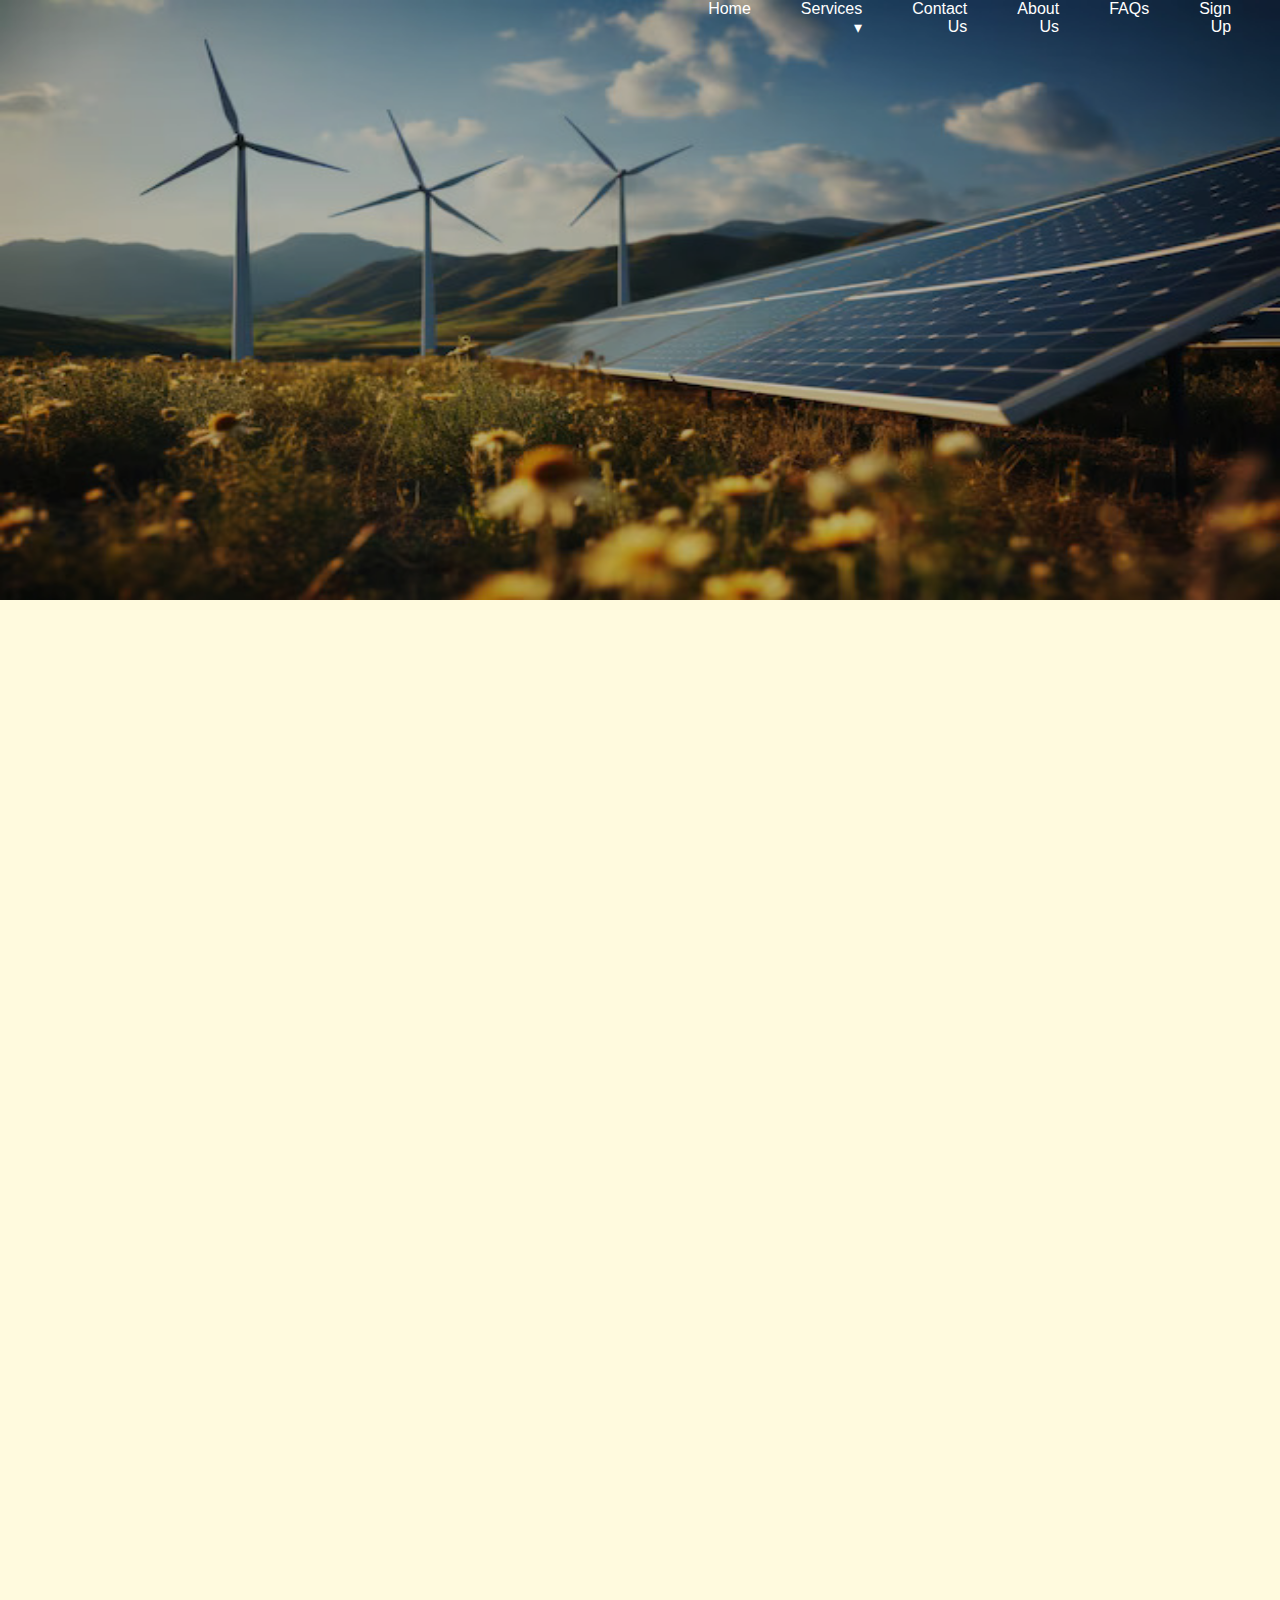
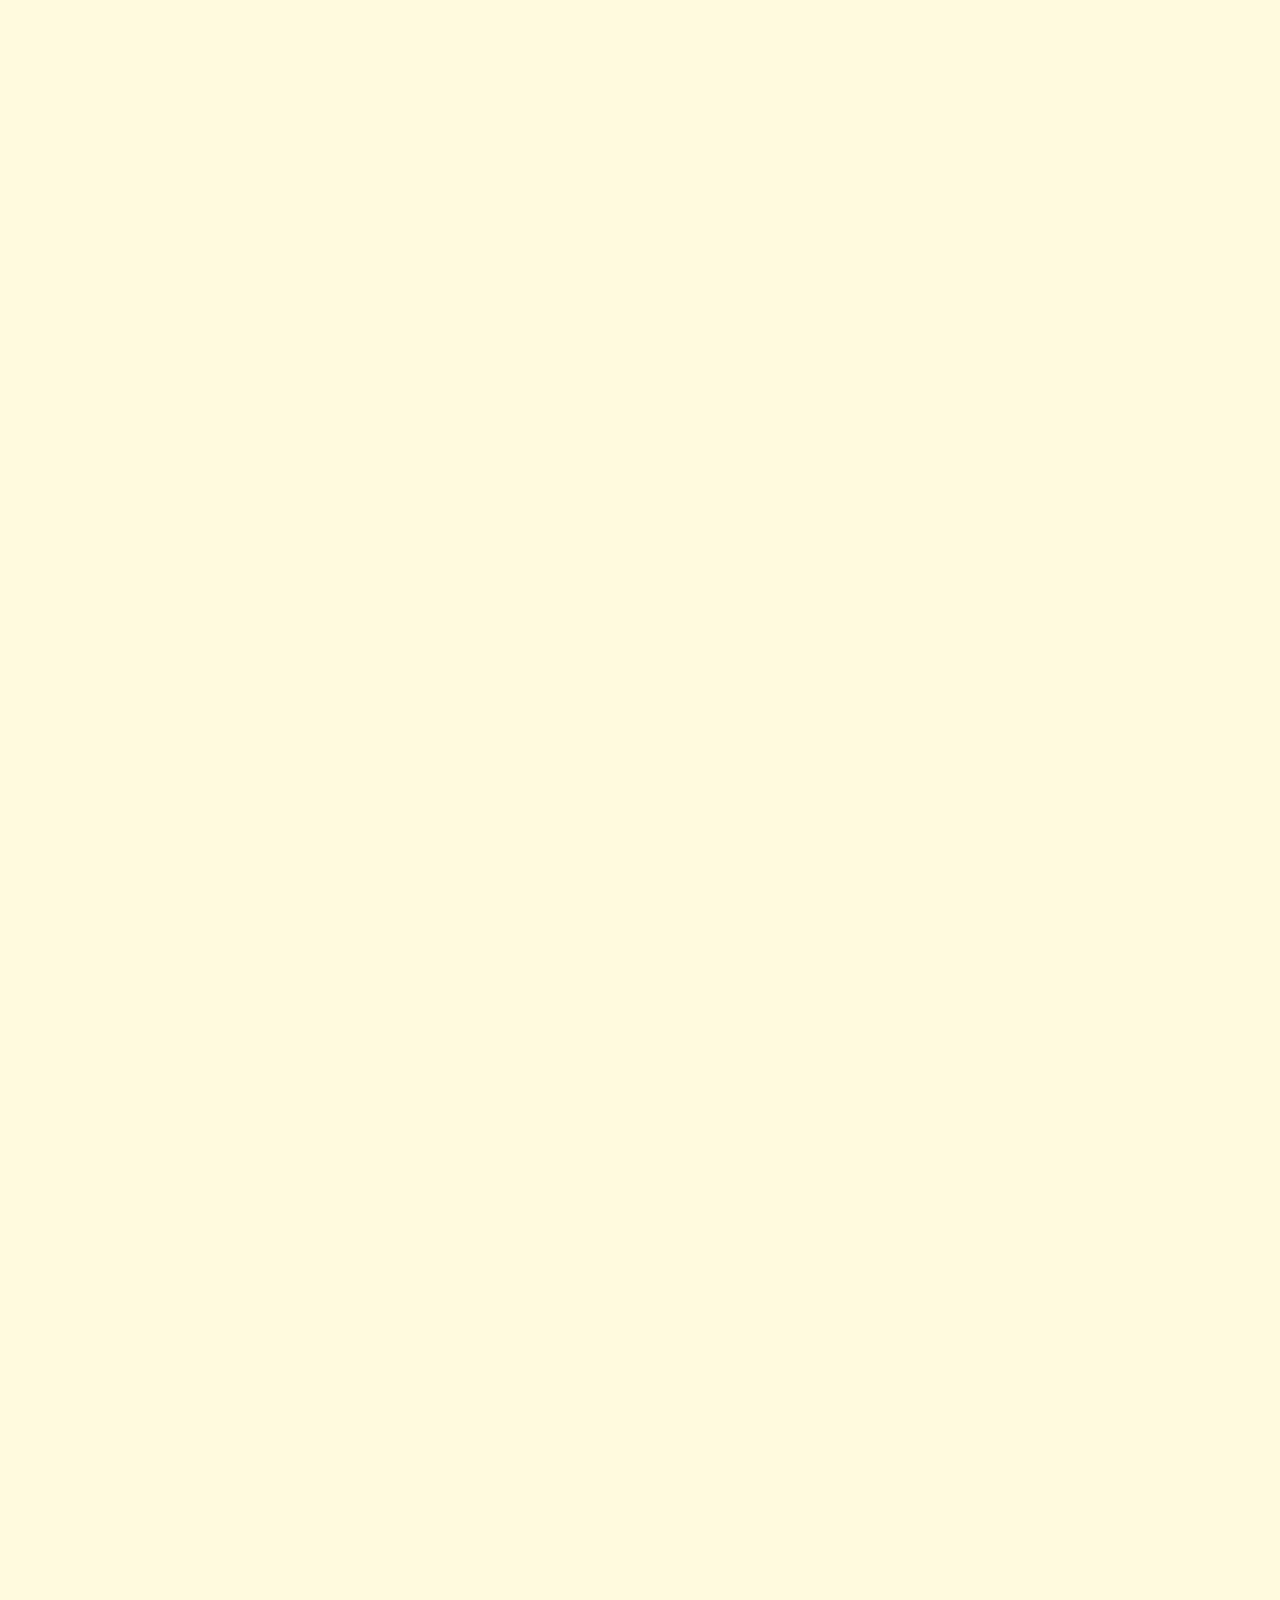
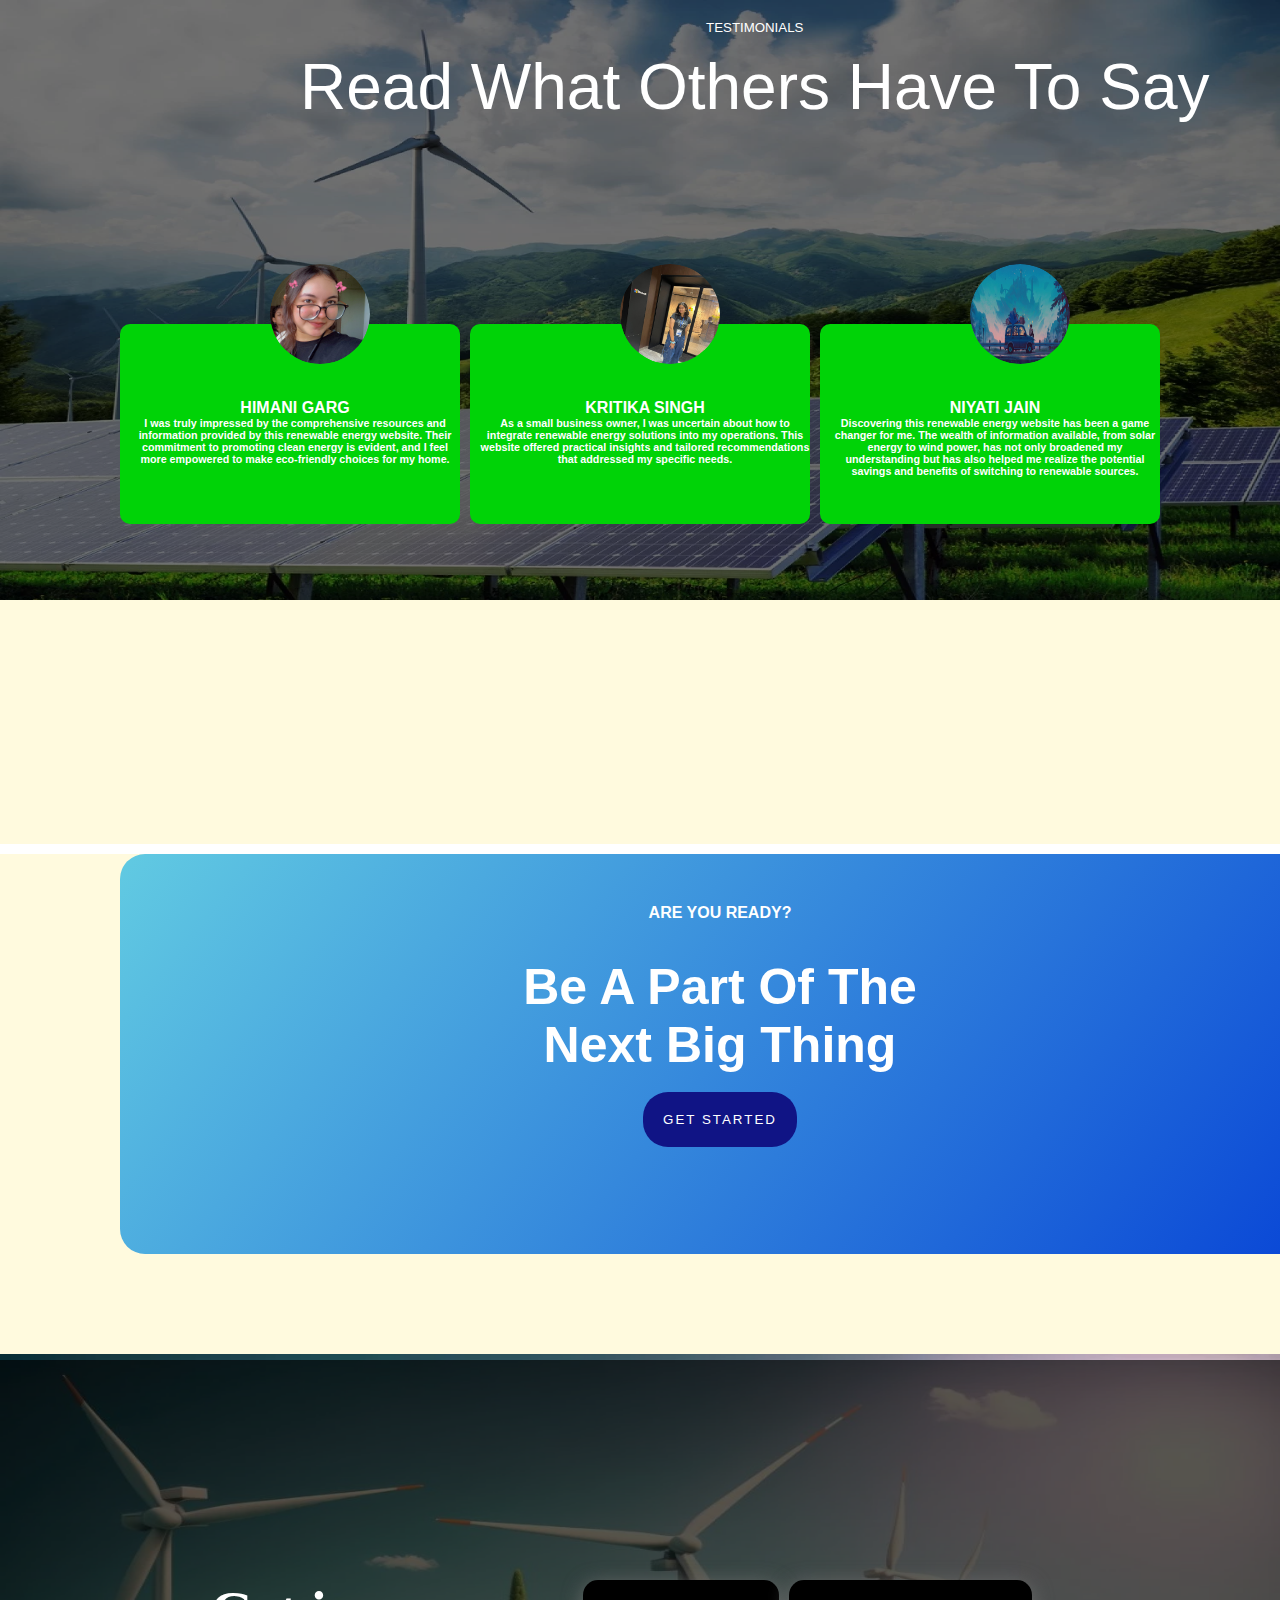
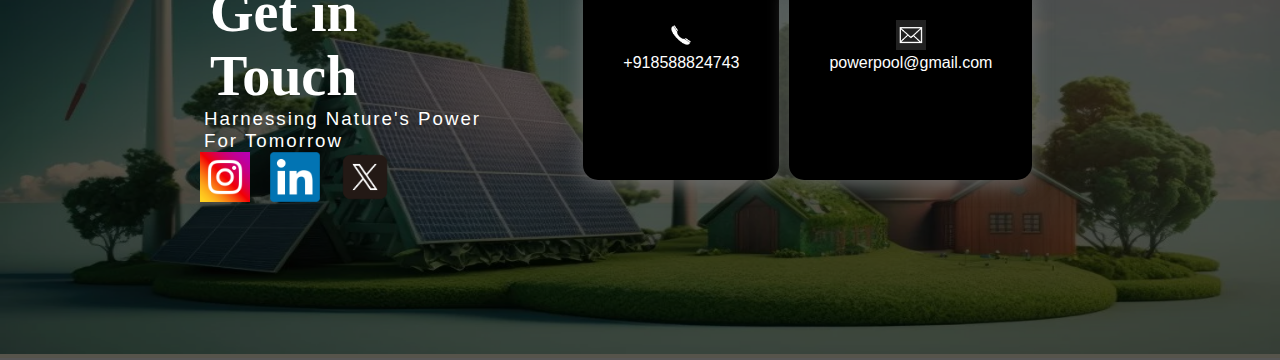
<file: HTML-CSS-WEBSITE/index.htm>
<!DOCTYPE html>
<html lang="en">
<head>
    <meta charset="UTF-8">
    <meta name="viewport" content="width=device-width, initial-scale=1.0">
    <title>Document</title>
    <link rel = "stylesheet" href="design.css">
</head>
<body>
    <div class="navbar__container">
        <img src="bg3final.jpg" id="bgimg">
        <div class="black">
        </div>
        <div id="logo">
            <img src="download.png" height="100px" id="logo_image">
            <h1 id="logo_name">PowerPool</h1>
        </div>
        <div id="tagline">

        </div>
        <ul id="menu_list" , type = none>
            <li class="menu_option">
                <a href="index.htm">Home</a>
            </li>
            <li class="menu_option">
                <a href="#">Services &#9662</a>
                <ul class="dropdown" type = "none">
                    <li><a href="SellOrDonate.html">Sell Or Donate</a></li>
                    <li><a href="marketplace.html">Marketplace</a></li>
                    <li><a href="facts.html">Amazing Facts</a></li>
                    <li><a href="plans.html">Plan Finder</a></li>
                    <li><a href="quiz.html">Quiz</a></li>

                </ul>
            </li>
            <li class="menu_option">
                <a href="contacts.htm">Contact Us</a>
            </li>
            <li class="menu_option">
                <a href="about.htm">About Us</a>
            </li>
            <li class="menu_option">
                <a href="faq.htm">FAQs</a>
            </li>
            <li class="menu_option">
                <a href="signup.htm">Sign Up</a>
            </li>
        </ul>
        <div class="template-box">
            <h6 class="subheader">RENEWABLE WAY</h6>
            <hr>
            <h1 class="heading">Renewable and sustainable energy sources for a better quality of life & a greener future.</h1>
            <button class="square" onclick="window.location.href='betterfuture.html'">Find Out More</button>
        </div>
        <div class="template-box-one">
            <h6 class="subheader">IMPROVE AND CONTRIBUTE</h6>
            <hr>
            <br><br>
            <h1 class="heading">Tools and Guides for a Greener Tomorrow</h1>
            <br>
            <br>
            <button class="square" onclick="window.location.href='explore.html'">Explore Now</button>
        </div>
    </div>   
    <div class="container" style="background-color: rgb(255, 250, 222);">
        <div class="sections">
            <img class="img-section" src="solarpanel.jpg">
            <div class="section-text">
                <h6 class="subheader-content">SELL OR DONATE</h6>
                <hr>
                <h1 class="heading-content">Make Use Of The Extra Energy Generated</h1>
                <h5 class="subtext">Sell the excess energy generated to the government or Donate to disaster relief areas to help</h5>
                <button class="square" id="section-button" onclick="window.location.href='SellOrDonate.html'">View Details</button><br><br><br><br>
            </div>
        </div>
        <div class="sections">
            <div class="section-text" style="margin-left: 200px;">
                <h6 class="subheader-content">MARKET PLACE</h6>
                <hr>
                <h1 class="heading-content">Find Perfect Job Opportunities And Investment Plans</h1>
                <h5 class="subtext">Get Customized Job opportunities According To Your Educational Qalifications And Know About Investment Plans</h5>
                <button class="square" id="section-button" onclick="window.location.href='marketplace.html'">View Details</button><br><br><br><br>
            </div>
            <img class="img-section" src="job.jpg">
        </div>
        <div class="sections">
            <img class="img-section" src="schemes.jpg">
            <div class="section-text">
                <h6 class="subheader-content">GOVERNMENT SCHEMES</h6>
                <hr>
                <h1 class="heading-content">Government Plans And Campaigns</h1>
                <h5 class="subtext">Get To Know About Government's Plan Of Action And Upcoming Schemes In your Locality </h5>
                <button class="square" id="section-button" onclick="window.location.href='schemes.html'">View Details</button><br><br><br><br>
            </div>
        </div>
        <div class="sections">
            <div class="section-text" style="margin-left: 200px;">
                <h6 class="subheader-content">QUESTION OF THE DAY</h6>
                <hr>
                <h1 class="heading-content">Braistorming Problems</h1>
                <h5 class="subtext">Boost Up Your Knowledge About Sustainable Developement By Answering Brainstorming Questions And Earn Credit Points To Redeem Exciting Rewards</h5>
                <button class="square" id="section-button" onclick="window.location.href='quiz.html'">View Details</button><br><br><br><br>
            </div>
            <img class="img-section" src="ques of the day.jpg">
        </div>
    </div>   

    <div class="container" style="background-color: rgb(255, 250, 222);">
        <div class="testimonials">
            <img src="bg2final.jpg" id="bgimg2">
            <div class="black2">
            </div>
            <div class="content">
                <div id="subheading-text">
                    <h5 style="text-align: center;color: white;font-weight: 50;margin-top: 20px;">TESTIMONIALS</h5>
                    <h1 style="text-align: center;color: white;font-weight: 100;margin-top: 15px;font-size: 64px;">Read What Others Have To Say</h1>
                </div>
                <div class="grid-container">
                    <div id="review1" class="grid-item">
                        <div class="ellipse-mask">
                            <img src="pfp.jpg" alt="Sample Image">
                        </div>
                        <div class="mask"></div>
                        <div class="review-text">
                            <h4>HIMANI GARG</h4>
                            <h6>I was truly impressed by the comprehensive resources and information provided by this renewable energy website. Their commitment to promoting clean energy is evident, and I feel more empowered to make eco-friendly choices for my home.</h6>
                        </div>
                    </div>
                    <div id="review2" class="grid-item">
                        <div class="ellipse-mask">
                            <img src="pfp2.jpg" alt="Sample Image">
                        </div>
                        <div class="review-text">
                            <h4>KRITIKA SINGH</h4>
                            <h6>As a small business owner, I was uncertain about how to integrate renewable energy solutions into my operations. This website offered practical insights and tailored recommendations that addressed my specific needs. </h6>
                        </div>                       
                    </div>
                    <div id="review3" class="grid-item">
                        <div class="ellipse-mask">
                            <img src="alone.jpg" alt="Sample Image">
                        </div>
                        <div class="review-text">
                            <h4>NIYATI JAIN</h4>
                            <h6>Discovering this renewable energy website has been a game changer for me. The wealth of information available, from solar energy to wind power, has not only broadened my understanding but has also helped me realize the potential savings and benefits of switching to renewable sources.</h6>
                        </div>
                    </div>
                </div>
            </div>
        </div>
    </div>
    <div class="container-new" style="background-color: rgb(255, 250, 222);">
        <div class="get-started">
            <h4>ARE YOU READY?</h4><br><br>
            <h1 style="font-size: 50px;">Be A Part Of The Next Big Thing</h1>
            <br>
            <button id="final" onclick="window.location.href='signup.htm'">GET STARTED</button>
        </div>
    </div>
    <div class="container" style="background-color: rgb(255, 250, 222);">
        <div class="footer">
            <img src="bgimage.png" alt="" class="footer-image">
            <div class="black3">
                <div class="footer-logo" style="padding: 50px; text-align: left;">
                    <h1 id="logo_name">Get in Touch</h1>
                    <h3 style="color: white; letter-spacing: 2px; margin-left: 4px;font-weight: 40;">Harnessing Nature's Power For Tomorrow<br></h3>
                    <div class="socials">
                        <a href="#"><img src="instalogo.jpg" class="logos"></a>
                        <a href="#"><img src="linlogo.png" class="logos"></a>
                        <a href="#"><img src="twilogo.webp" class="logos"></a>
                    </div>
                </div>
                <div class="grid">
                    <div class="col">
                        <img src="phone.jpg" style="height: 30px;width: 30px;"><br>
                        +918588824743
                    </div>
                    <div class="col">
                        <img src="mail.jpg" style="height: 30px;width: 30px;"><br>
                        powerpool@gmail.com
                    </div>
                </div>
            </div>
        </div>
    </div>
    <script src="script.js"></script>
</file>
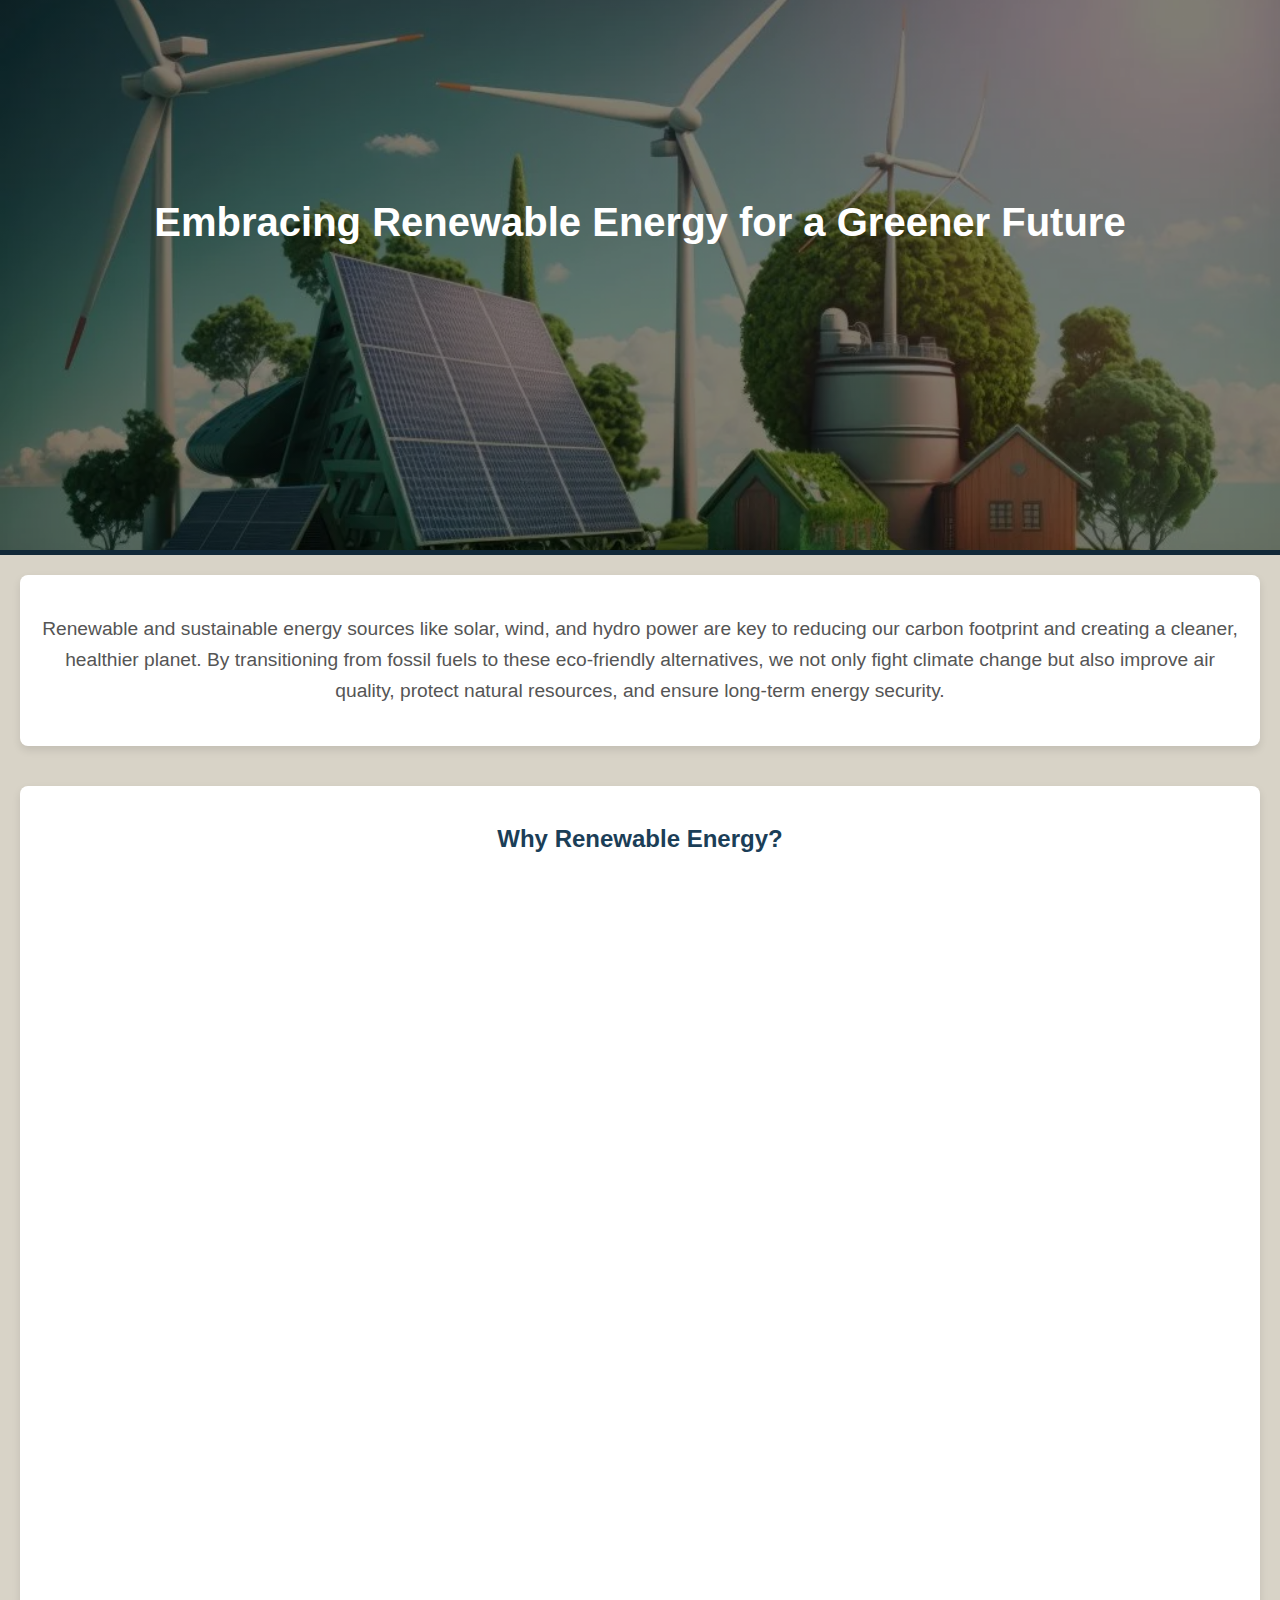
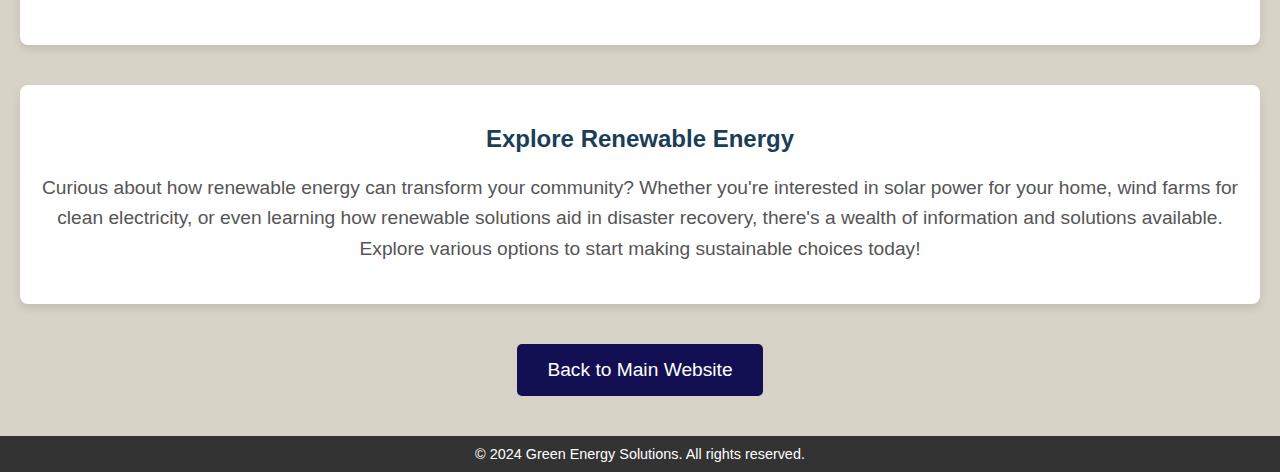
<file: HTML-CSS-WEBSITE/betterfuture.html>
<!DOCTYPE html>
<html lang="en">
<head>
    <meta charset="UTF-8">
    <meta name="viewport" content="width=device-width, initial-scale=1.0">
    <title>Find Out More - Green Future</title>
    <link rel="stylesheet" href="findoutmore.css">
</head>
<body>
    <header>
        <h1>Embracing Renewable Energy for a Greener Future</h1>
    </header>

    <section id="intro">
        <p>
            Renewable and sustainable energy sources like solar, wind, and hydro power are key to reducing our carbon footprint and creating a cleaner, healthier planet. By transitioning from fossil fuels to these eco-friendly alternatives, we not only fight climate change but also improve air quality, protect natural resources, and ensure long-term energy security.
        </p>
    </section>

    <section id="benefits">
        <h2>Why Renewable Energy?</h2>
        <div class="sections">
            <img src="ren2.avif" alt="Solar Panels">
            <p><strong>Environmental Protection:</strong> Renewable energy significantly reduces greenhouse gas emissions, helping to mitigate climate change and protect ecosystems.</p>
        </div>
        <div class="sections">
            <img src="ren3.webp" alt="Wind Turbines">
            <p><strong>Economic Growth:</strong> The renewable energy sector is creating millions of jobs worldwide, fostering innovation and contributing to a sustainable economy.</p>
        </div>
        <div class="sections">
            <img src="ren4.png" alt="Hydro Power">
            <p><strong>Energy Security:</strong> With renewable sources, we reduce our reliance on finite fossil fuels, ensuring a stable and reliable energy supply for future generations.</p>
        </div>
    </section>

    <section id="explore">
        <h2>Explore Renewable Energy</h2>
        <p>
            Curious about how renewable energy can transform your community? Whether you're interested in solar power for your home, wind farms for clean electricity, or even learning how renewable solutions aid in disaster recovery, there's a wealth of information and solutions available. Explore various options to start making sustainable choices today!
        </p>

    </section>


    <!-- Back to Main Website Button -->
    <div class="back-button-container">
        <a href="index.htm" class="back-button">Back to Main Website</a>
    </div>


    <footer>
        <p>&copy; 2024 Green Energy Solutions. All rights reserved.</p>
    </footer>
    <script src="script.js"></script>
</body>
</html>
</file>
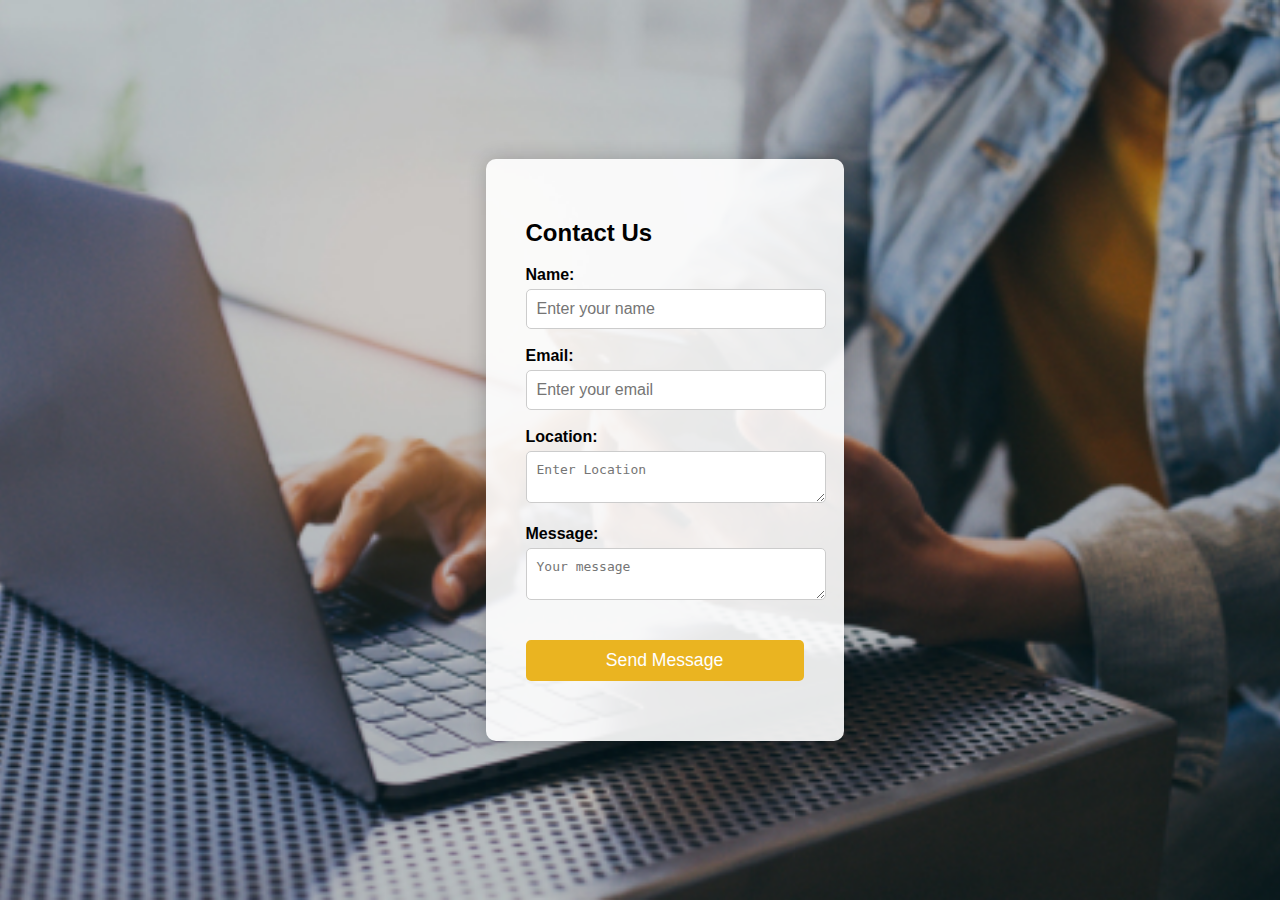
<file: HTML-CSS-WEBSITE/contacts.htm>
<!DOCTYPE html>
<html lang="en">
<head>
    <meta charset="UTF-8">
    <meta name="viewport" content="width=device-width, initial-scale=1.0">
    <title>Document</title>
    <link rel="stylesheet" href="contactus.css">
</head>
<body>
    <!-- <img src="contactus.png"> -->
    <section id="contact">
        <div class="form-container">
            <div class="contact-container">
                <h2>Contact Us</h2>
                <form id="contactForm">
                    <label for="name">Name:</label>
                    <input type="text" id="name" name="name" placeholder="Enter your name"><br><br>
                    <label for="email">Email:</label>
                    <input type="email" id="email" name="email" placeholder="Enter your email"><br><br>
                    <label for="Location">Location:</label>
                    <textarea id="Location" name="Location" placeholder="Enter Location"></textarea><br><br>
                    <label for="message">Message:</label>
                    <textarea id="message" name="message" placeholder="Your message"></textarea><br><br><br>
                    <button type="submit" class="button">Send Message</button>
                </form>
                <p id="formMessage" class="hidden"></p>
            </div>
        </div>
    </section>


    <script src="contact.js"></script>
</body>
</html>
</file>
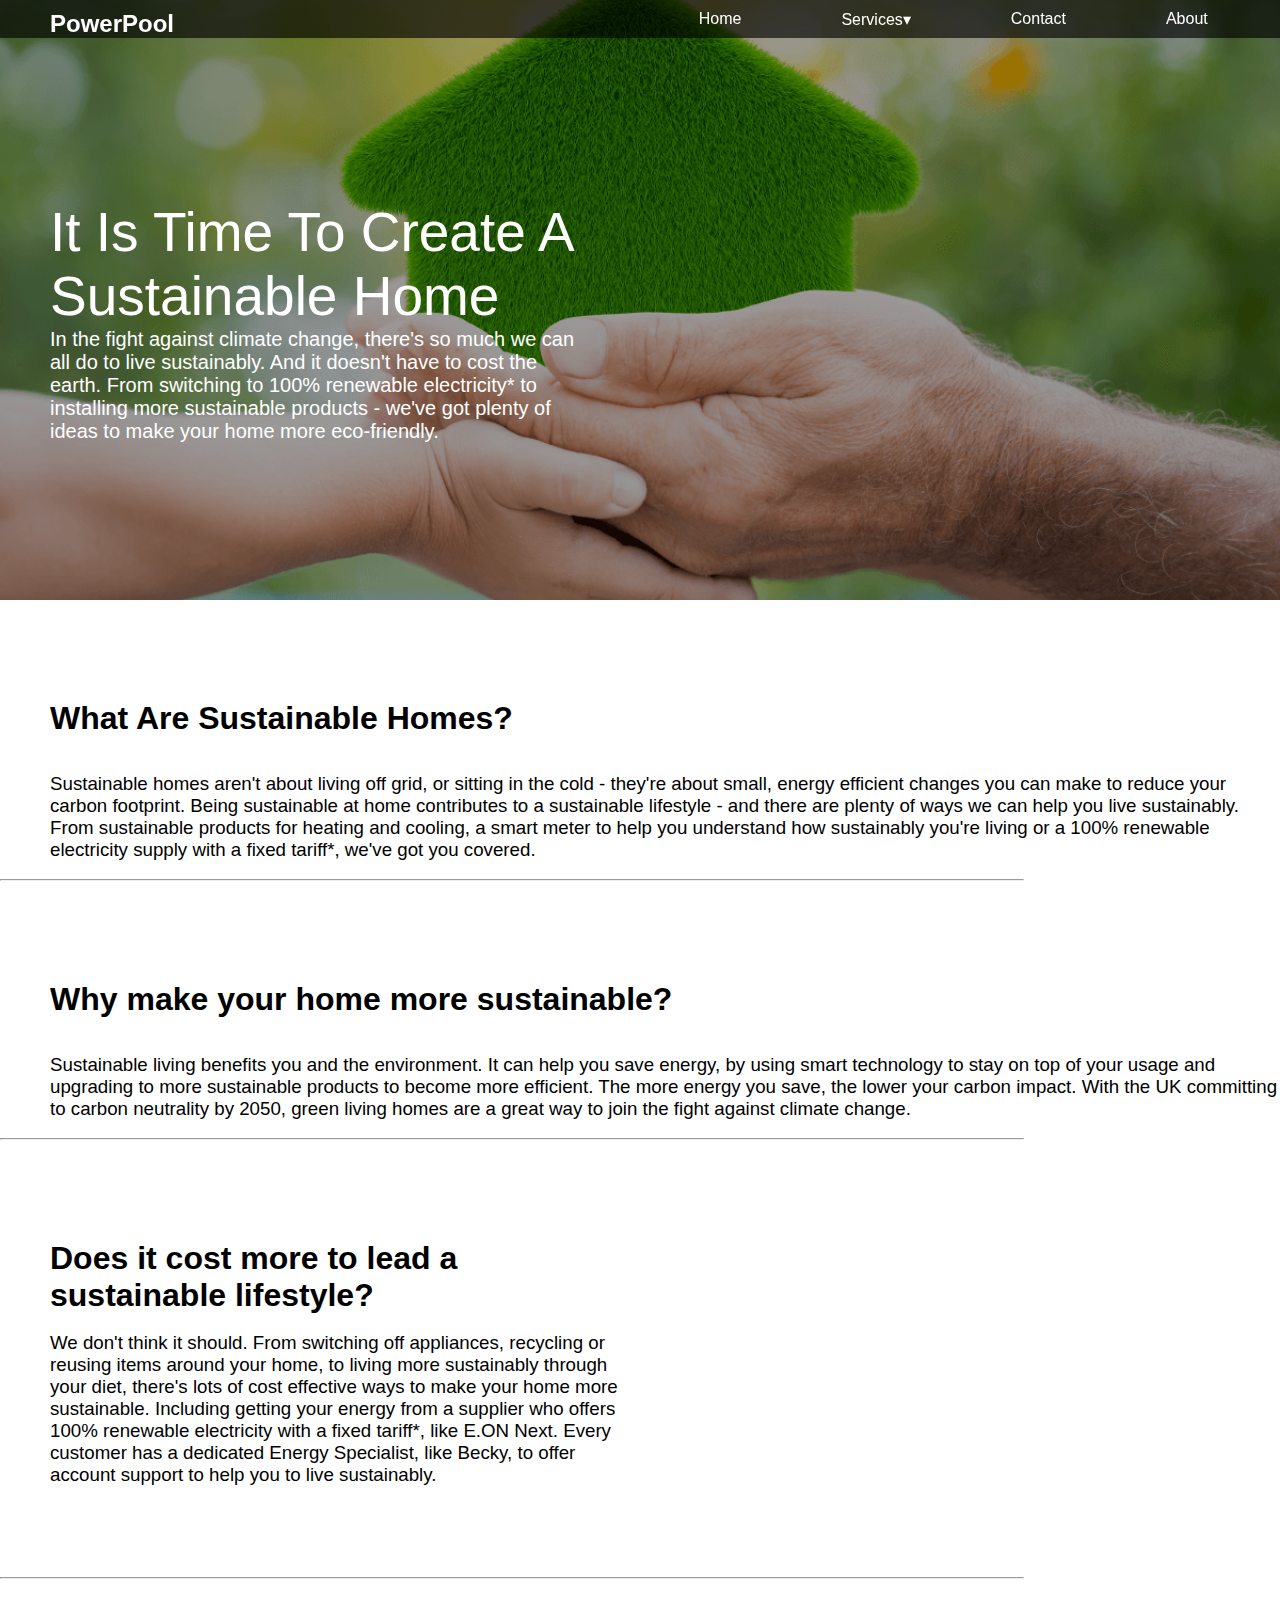
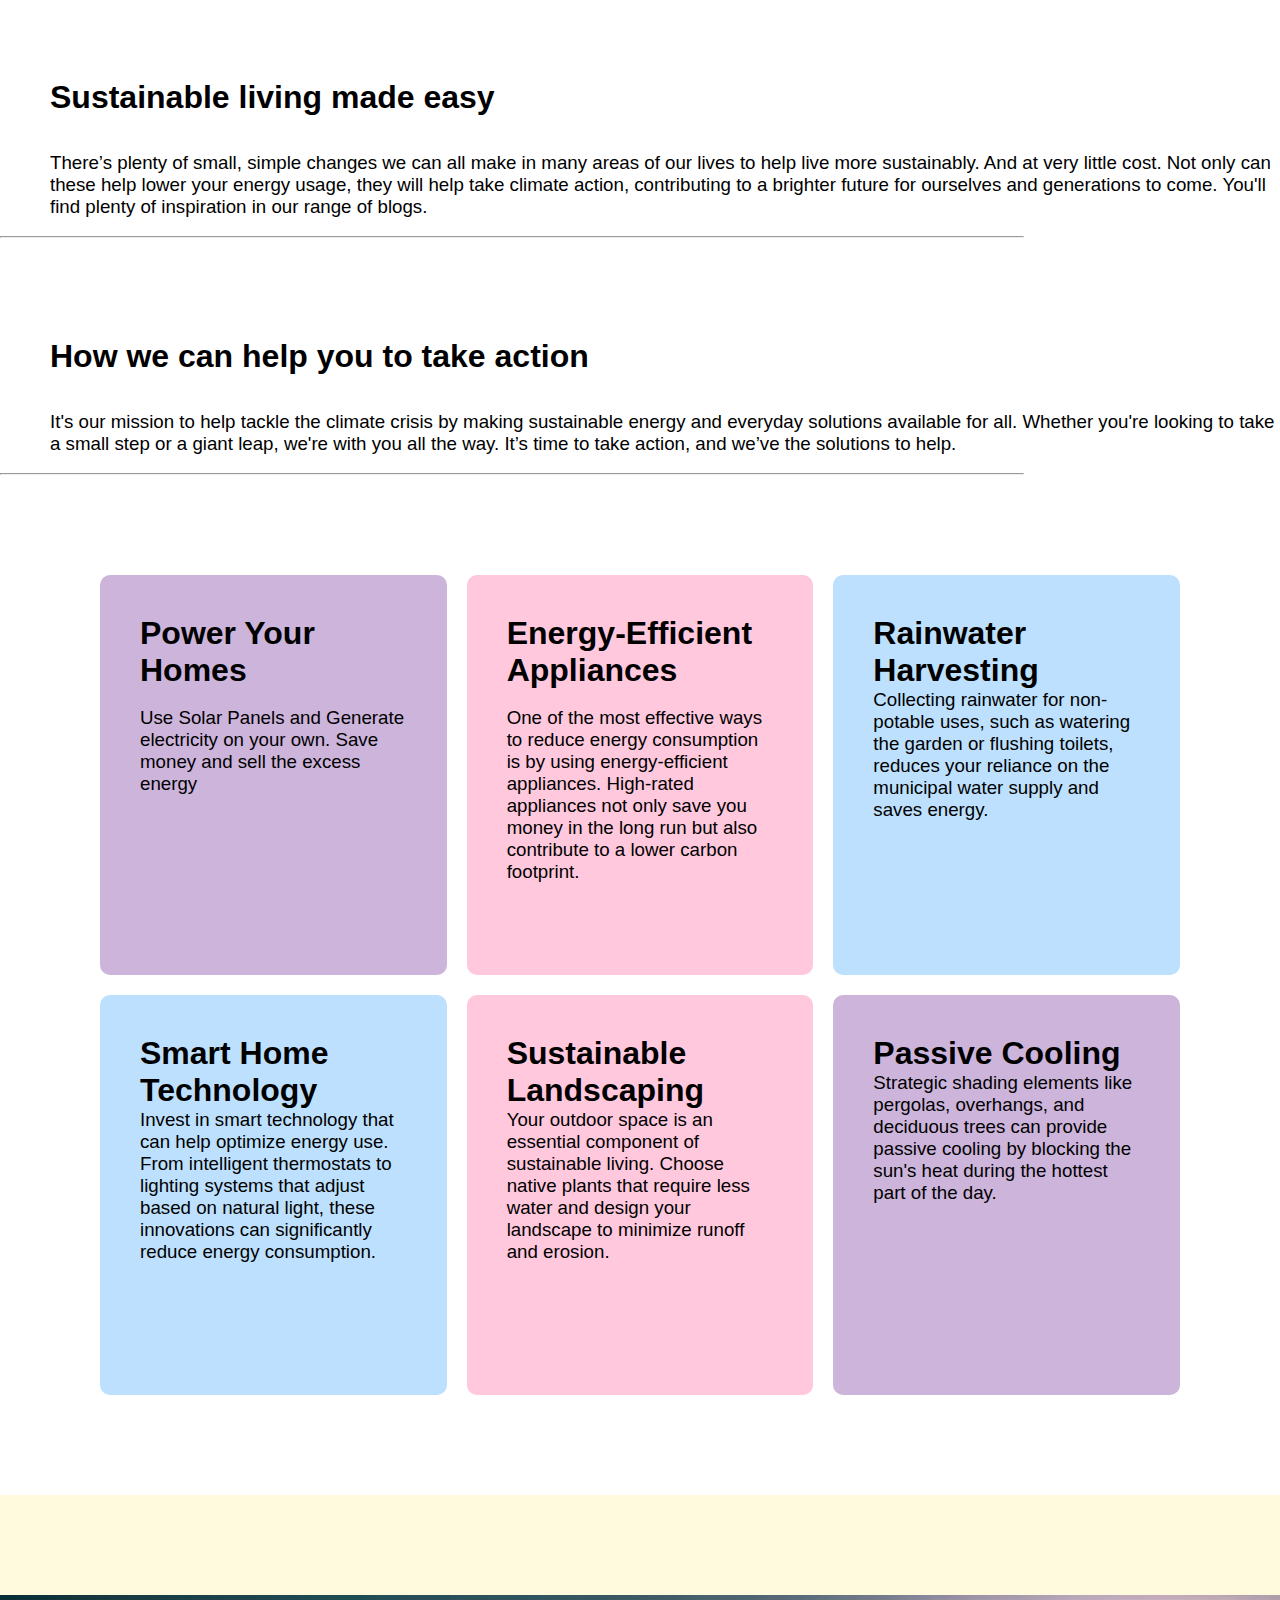
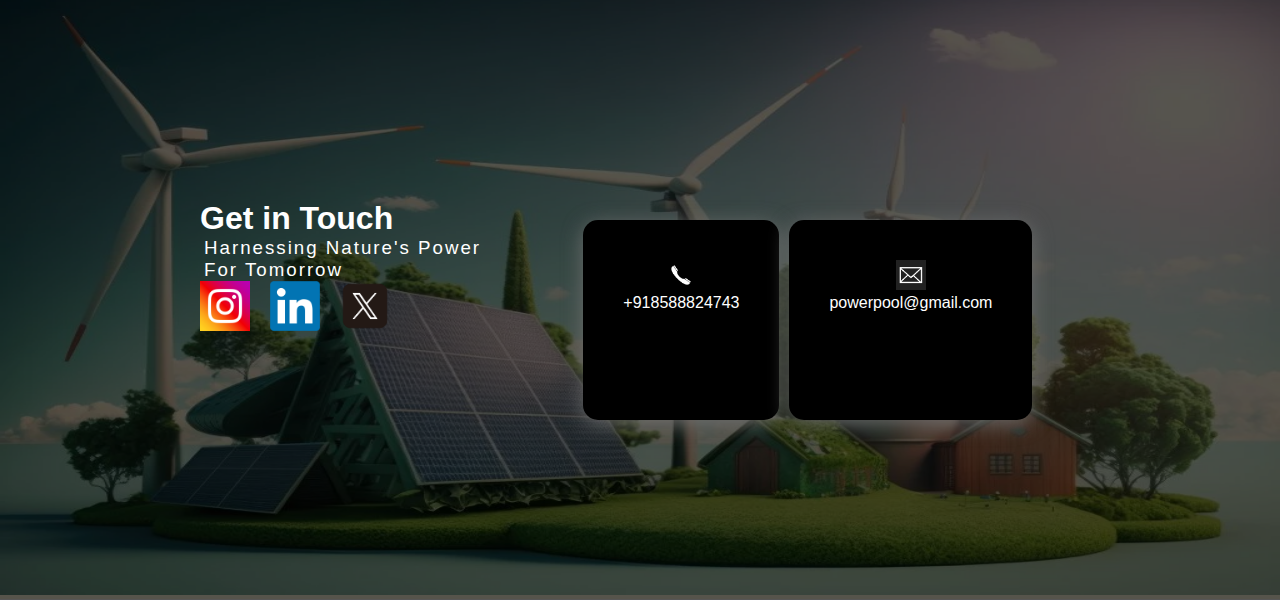
<file: HTML-CSS-WEBSITE/explore.html>
<!DOCTYPE html>
<html lang="en">
<head>
    <meta charset="UTF-8">
    <meta name="viewport" content="width=device-width, initial-scale=1.0">
    <title>Document</title>
    <link rel = "stylesheet" href="exstyle.css">
</head>
<body>
    <div class="container_">
        <div class="black">
            <nav class="navigation">
                <div class="navbar">
                    <h2 style="color: white;margin-left: 50px;margin-top: 10px; margin-right: 250px;">PowerPool</h2>
                    <div class="nav-item">
                        <ul class="menu_list" type = none>
                            <li class="menu_option"><a href="index.htm">Home</a></li>
                            <li class="menu_option">
                                <a href="#">Services&#9662;</a>
                                <ul class="dropdown" type = "none">
                                    <li><a href="SellOrDonate.html">Sell Or Donate</a></li>
                                    <li><a href="marketplace.html">Marketplace</a></li>
                                    <li><a href="Facts.html">Amazing Facts</a></li>
                                    <li><a href="plans.html">Plan Finder</a></li>
                                </ul>
                            </li>
                            <li class="menu_option">
                                <a href="contacts.htm">Contact</a>
                            </li>
                            <li class="menu_option">
                                <a href="about.htm">About</a>
                            </li>
                            <li class="menu_option">
                                <a href="faq.htm">FAQs</a>
                            </li>
                            <li class="menu_option">
                                <a href="signup.htm">Signup</a>
                            </li>
                        </ul>
                    </div>
                </div>
            </nav>
            <div class="text">
                <h1 style="font-size: 55px; font-weight: 100;">It Is Time To Create A Sustainable Home</h1>
                <h4 style="font-size: 20px; font-weight: 40;">In the fight against climate change, there's so much we can all do to live sustainably. And it doesn't have to cost the earth. From switching to 100% renewable electricity* to installing more sustainable products - we've got plenty of ideas to make your home more eco-friendly.  </h4>
            </div>
        </div>
    </div>
    <div class="content">
        <h1>What Are Sustainable Homes?</h1><br><br>
        <h3>Sustainable homes aren't about living off grid, or sitting in the cold - they're about small, energy efficient changes you can make to reduce your carbon footprint. Being sustainable at home contributes to a sustainable lifestyle - and there are plenty of ways we can help you live sustainably. From sustainable products for heating and cooling, a smart meter to help you understand how sustainably you're living or a 100% renewable electricity supply with a fixed tariff*, we've got you covered.</h3>
    </div>
    <br>
    <hr>
    <div class="content">
        <h1>Why make your home more sustainable?</h1><br><br>
        <h3>Sustainable living benefits you and the environment. It can help you save energy, by using smart technology to stay on top of your usage and upgrading to more sustainable products to become more efficient. The more energy you save, the lower your carbon impact. With the UK committing to carbon neutrality by 2050, green living homes are a great way to join the fight against climate change.</h3>
    </div>
    <br>
    <hr>
    <div class="content">
        <div class="content-video">
            <div class="subtext">
                <h1>Does it cost more to lead a sustainable lifestyle?</h1><br>
                <h3>We don't think it should. From switching off appliances, recycling or reusing items around your home, to living more sustainably through your diet, there's lots of cost effective ways to make your home more sustainable. Including getting your energy from a supplier who offers 100% renewable electricity with a fixed tariff*, like E.ON Next. Every customer has a dedicated Energy Specialist, like Becky, to offer account support to help you to live sustainably. </h3>
            </div>
        
            <div class="video">
                <iframe width="560" height="315" src="https://www.youtube.com/embed/TJhD-gzg4kk?si=8a60GYMx01DJGxp6" title="YouTube video player" frameborder="0" allow="accelerometer; autoplay; clipboard-write; encrypted-media; gyroscope; picture-in-picture; web-share" referrerpolicy="strict-origin-when-cross-origin" allowfullscreen></iframe>
            </div>
        </div>
    </div>
    <br>
    <hr>
    <div class="content">
        <h1>Sustainable living made easy</h1><br><br>
        <h3>There’s plenty of small, simple changes we can all make in many areas of our lives to help live more sustainably. And at very little cost. Not only can these help lower your energy usage, they will help take climate action, contributing to a brighter future for ourselves and generations to come. You'll find plenty of inspiration in our range of blogs. </h3>
    </div>
    <br>
    <hr>
    <div class="content">
        <h1>How we can help you to take action</h1><br><br>
        <h3>It's our mission to help tackle the climate crisis by making sustainable energy and everyday solutions available for all. Whether you're looking to take a small step or a giant leap, we're with you all the way.

            It’s time to take action, and we’ve the solutions to help. </h3>
    </div>
    <br>
    <hr>
    <div class="solutions">
        <div class="container-new">
            <div class="box" style="background-color: #cdb4db;">
                <h1>Power Your Homes</h2><br>
                <h3>Use Solar Panels and Generate electricity on your own. Save money and sell the excess energy</h3>
            </div>
            <div class="box" style="background-color: #ffc8dd;">
                <h1>Energy-Efficient Appliances</h2><br>
                <h3>One of the most effective ways to reduce energy consumption is by using energy-efficient appliances. High-rated appliances not only save you money in the long run but also contribute to a lower carbon footprint.</h3>
            </div>
            <div class="box" style="background-color: #bde0fe;">
                <h1>Rainwater Harvesting</h1>
                <h3>Collecting rainwater for non-potable uses, such as watering the garden or flushing toilets, reduces your reliance on the municipal water supply and saves energy.</h3>
            </div>
            <div class="box" style="background-color: #bde0fe;">
                <h1>Smart Home Technology</h1>
                <h3>Invest in smart technology that can help optimize energy use. From intelligent thermostats to lighting systems that adjust based on natural light, these innovations can significantly reduce energy consumption.</h3>
            </div>
            <div class="box" style="background-color: #ffc8dd;">
                <h1>Sustainable Landscaping</h1>
                <h3>Your outdoor space is an essential component of sustainable living. Choose native plants that require less water and design your landscape to minimize runoff and erosion.</h3>
            </div>
            <div class="box" style="background-color: #cdb4db;">
                <h1>Passive Cooling</h1>
                <h3>Strategic shading elements like pergolas, overhangs, and deciduous trees can provide passive cooling by blocking the sun's heat during the hottest part of the day.</h3>
            </div>
        </div>
    </div>
    <div class="container" style="background-color: rgb(255, 250, 222);">
        <div class="footer">
            <img src="bgimage.png" alt="" class="footer-image">
            <div class="black3">
                <div class="footer-logo" style="padding: 50px; text-align: left;">
                    <h1 id="logo_name" style="color: white;">Get in Touch</h1>
                    <h3 style="color: white; letter-spacing: 2px; margin-left: 4px;font-weight: 40;">Harnessing Nature's Power For Tomorrow<br></h3>
                    <div class="socials">
                        <a href="#"><img src="instalogo.jpg" class="logos"></a>
                        <a href="#"><img src="linlogo.png" class="logos"></a>
                        <a href="#"><img src="twilogo.webp" class="logos"></a>
                    </div>
                </div>
                <div class="grid">
                    <div class="col">
                        <img src="phone.jpg" style="height: 30px;width: 30px;"><br>
                        +918588824743
                    </div>
                    <div class="col">
                        <img src="mail.jpg" style="height: 30px;width: 30px;"><br>
                        powerpool@gmail.com
                    </div>
                </div>
            </div>
        </div>
    </div>
</body>
</html>
</file>
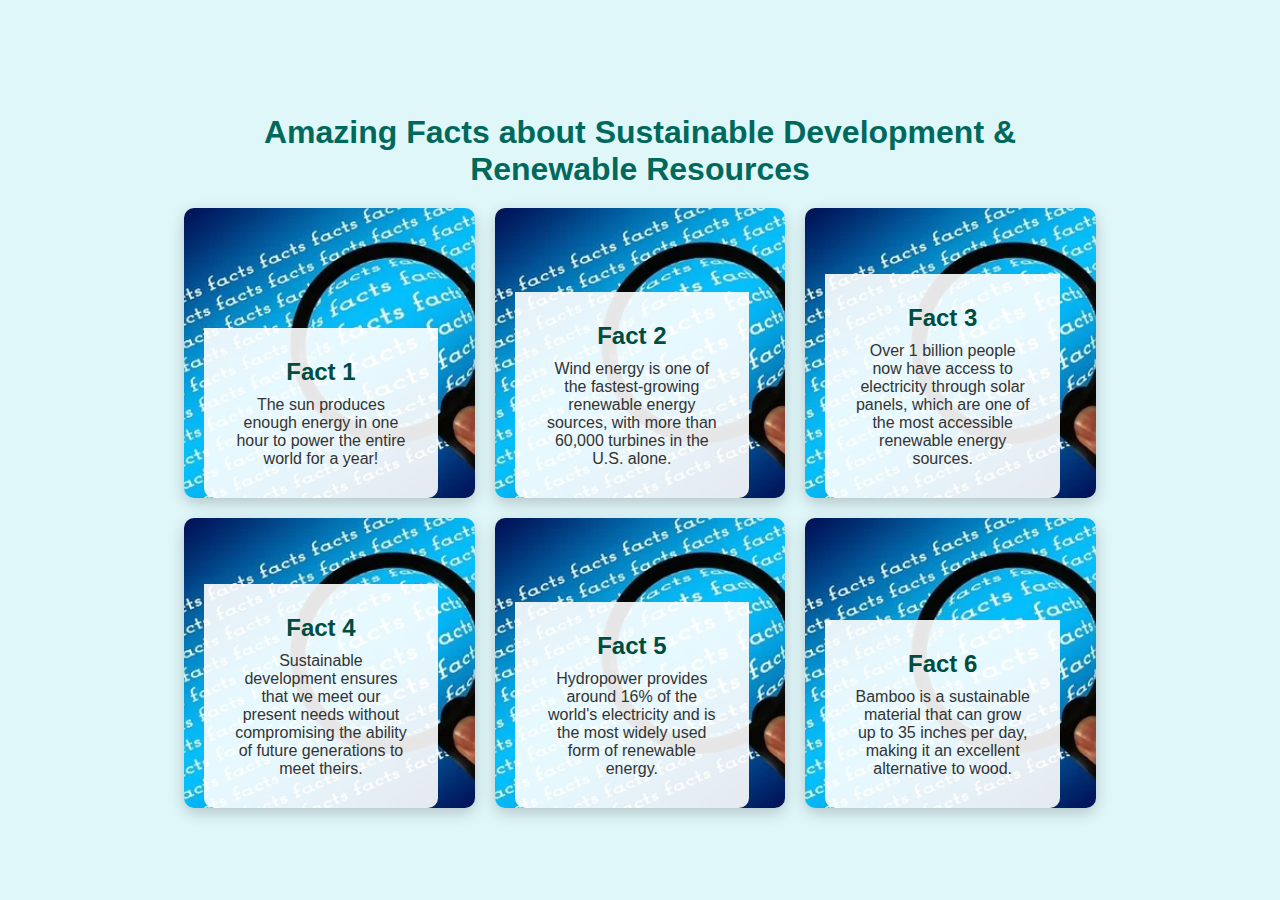
<file: HTML-CSS-WEBSITE/facts.html>
<!DOCTYPE html>
<html lang="en">
<head>
    <meta charset="UTF-8">
    <meta name="viewport" content="width=device-width, initial-scale=1.0">
    <title>Amazing Facts - Sustainable Development & Renewable Resources</title>
    <link rel="stylesheet" href="facts.css">
</head>
<body>
    <div class="facts-container">
        <h1>Amazing Facts about Sustainable Development & Renewable Resources</h1>
        
        <div class="facts-grid">
            <div class="fact-card">
                <div class="fact-content">
                    <h2>Fact 1</h2>
                    <p>The sun produces enough energy in one hour to power the entire world for a year!</p>
                </div>
            </div>
            
            <div class="fact-card">
                <div class="fact-content">
                    <h2>Fact 2</h2>
                    <p>Wind energy is one of the fastest-growing renewable energy sources, with more than 60,000 turbines in the U.S. alone.</p>
                </div>
            </div>
            
            <div class="fact-card">
                <div class="fact-content">
                    <h2>Fact 3</h2>
                    <p>Over 1 billion people now have access to electricity through solar panels, which are one of the most accessible renewable energy sources.</p>
                </div>
            </div>
            
            <div class="fact-card">
                <div class="fact-content">
                    <h2>Fact 4</h2>
                    <p>Sustainable development ensures that we meet our present needs without compromising the ability of future generations to meet theirs.</p>
                </div>
            </div>
            
            <div class="fact-card">
                <div class="fact-content">
                    <h2>Fact 5</h2>
                    <p>Hydropower provides around 16% of the world's electricity and is the most widely used form of renewable energy.</p>
                </div>
            </div>
            
            <div class="fact-card">
                <div class="fact-content">
                    <h2>Fact 6</h2>
                    <p>Bamboo is a sustainable material that can grow up to 35 inches per day, making it an excellent alternative to wood.</p>
                </div>
            </div>
        </div>
    </div>
</body>
</html>
</file>
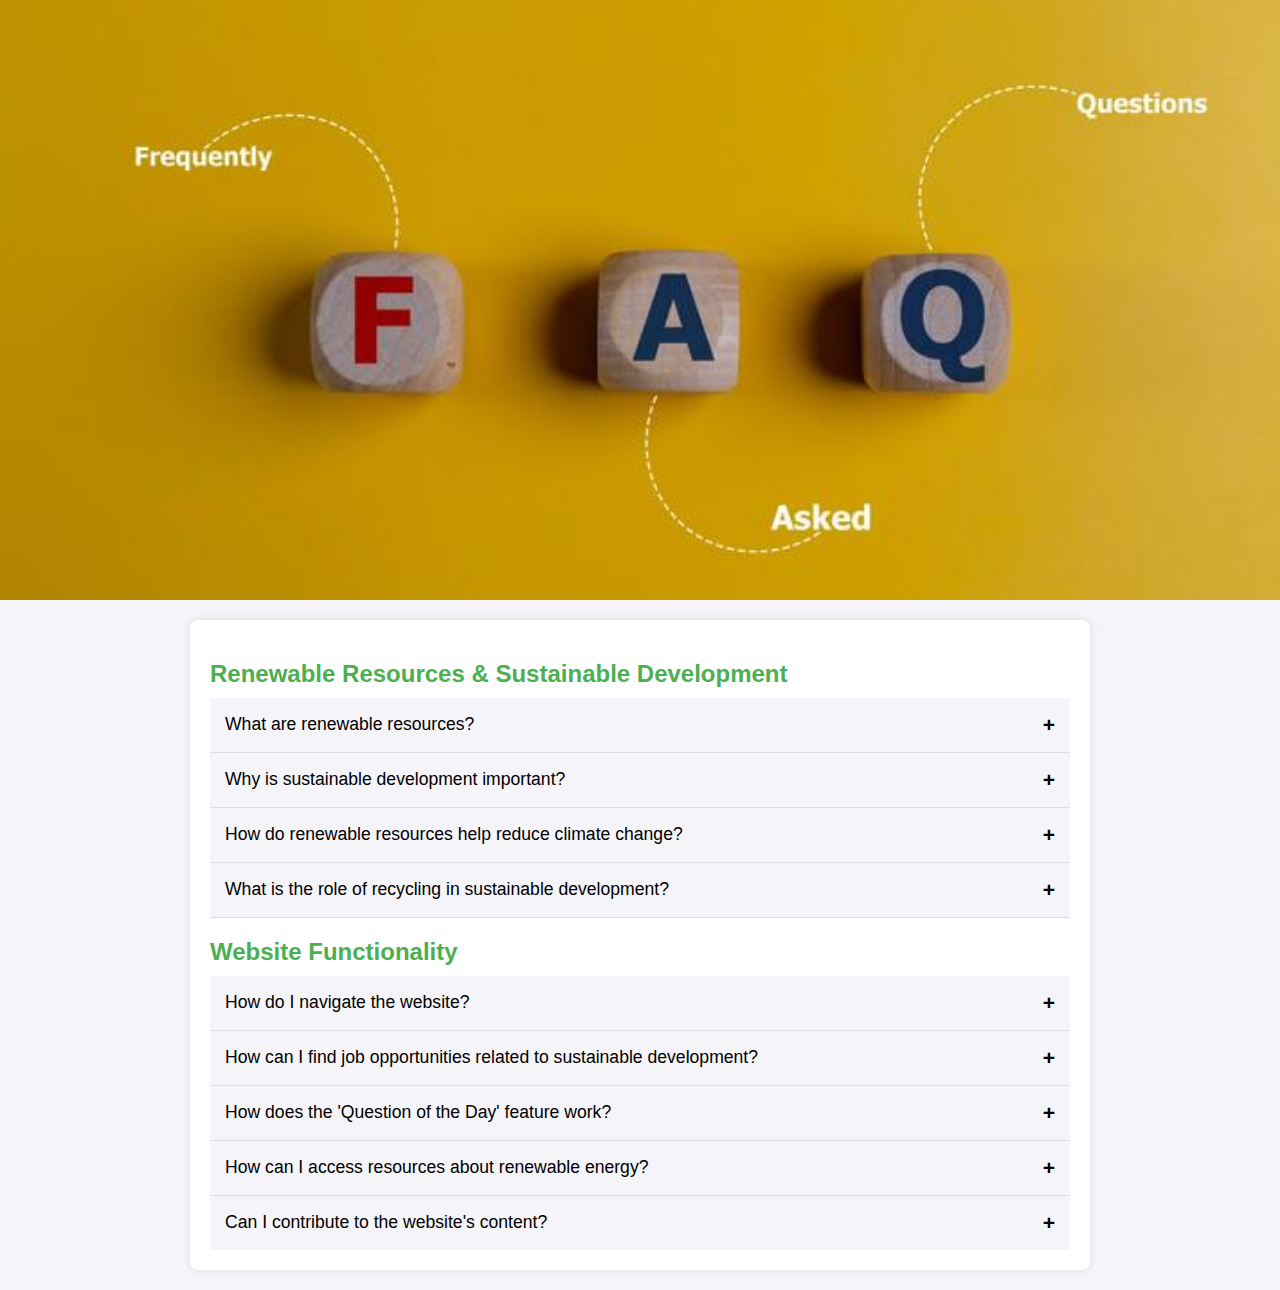
<file: HTML-CSS-WEBSITE/faq.htm>
<!DOCTYPE html>
<html lang="en">
<head>
    <meta charset="UTF-8">
    <meta name="viewport" content="width=device-width, initial-scale=1.0">
    <title>FAQ - Renewable Resources, Sustainable Development & Website Functionality</title>
    <link rel="stylesheet" href="faq.css">
</head>
<body>
    <header>
    </header>

    <main>
        <div class="faq-container">
            <h2>Renewable Resources & Sustainable Development</h2>
            
            <div class="faq-item">
                <button class="faq-question">What are renewable resources?<span class="arrow">+</span></button>
                <div class="faq-answer">
                    <p>Renewable resources are natural resources that can be replenished naturally over time, such as solar energy, wind energy, and biomass. These resources are sustainable and have a minimal impact on the environment.</p>
                </div>
            </div>

            <div class="faq-item">
                <button class="faq-question">Why is sustainable development important?<span class="arrow">+</span></button>
                <div class="faq-answer">
                    <p>Sustainable development ensures that current needs are met without compromising the ability of future generations to meet theirs. It promotes a balance between economic growth, social inclusion, and environmental protection.</p>
                </div>
            </div>

            <div class="faq-item">
                <button class="faq-question">How do renewable resources help reduce climate change?<span class="arrow">+</span></button>
                <div class="faq-answer">
                    <p>Renewable resources generate energy without releasing greenhouse gases. By replacing fossil fuels with renewable energy sources like wind, solar, and hydro, we can significantly reduce carbon emissions and slow down climate change.</p>
                </div>
            </div>

            <div class="faq-item">
                <button class="faq-question">What is the role of recycling in sustainable development?<span class="arrow">+</span></button>
                <div class="faq-answer">
                    <p>Recycling reduces waste, conserves natural resources, and saves energy. It helps in sustainable development by minimizing the environmental impact of extracting raw materials and reducing pollution.</p>
                </div>
            </div>

            <h2>Website Functionality</h2>

            <div class="faq-item">
                <button class="faq-question">How do I navigate the website?<span class="arrow">+</span></button>
                <div class="faq-answer">
                    <p>You can navigate the website using the menu at the top of the page. It contains links to all the main sections, such as Marketplace, Resources, Question of the Day, Disaster Relief, and Job Opportunities.</p>
                </div>
            </div>

            <div class="faq-item">
                <button class="faq-question">How can I find job opportunities related to sustainable development?<span class="arrow">+</span></button>
                <div class="faq-answer">
                    <p>To find job opportunities, visit the "Marketplace" section and click on "Job Opportunities." Here, you will find a list of available jobs in the sustainable development sector.</p>
                </div>
            </div>

            <div class="faq-item">
                <button class="faq-question">How does the 'Question of the Day' feature work?<span class="arrow">+</span></button>
                <div class="faq-answer">
                    <p>The 'Question of the Day' feature presents a new question every day about sustainability and renewable resources. You can click the "Next Question" button to get a fresh question that will help you think about ways to contribute to sustainability.</p>
                </div>
            </div>

            <div class="faq-item">
                <button class="faq-question">How can I access resources about renewable energy?<span class="arrow">+</span></button>
                <div class="faq-answer">
                    <p>Visit the "Resources" section of the website to access a wide range of materials on renewable energy, sustainability practices, and other related topics.</p>
                </div>
            </div>

            <div class="faq-item">
                <button class="faq-question">Can I contribute to the website's content?<span class="arrow">+</span></button>
                <div class="faq-answer">
                    <p>Yes, you can contribute by sharing your knowledge and resources related to sustainable development. Reach out to us via the 'Contact Us' page to learn more about contributing.</p>
                </div>
            </div>
        </div>
    </main>

    <script src="faq-script.js"></script>
</body>
</html>
</file>
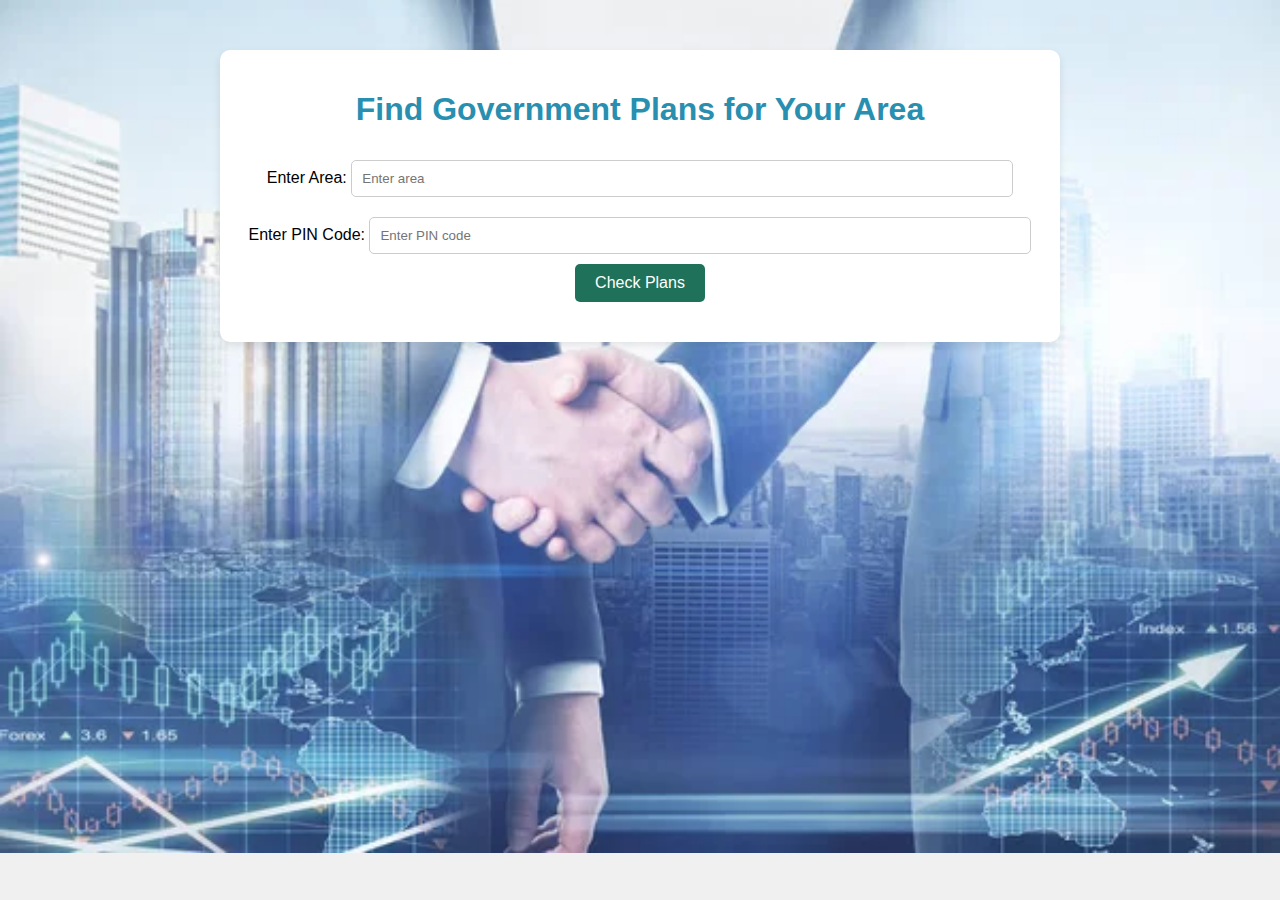
<file: HTML-CSS-WEBSITE/plans.html>
<!DOCTYPE html>
<html lang="en">
<head>
    <meta charset="UTF-8">
    <!-- <meta name="viewport" content="width=device-width, initial-scale=1.0"> -->
    <title>Government Plans Finder</title>
    <link rel="stylesheet" href="plans.css">
</head>
<body>
    <div class="container">
        <h1>Find Government Plans for Your Area</h1>
       
        <form id="locationForm">
            <label for="locationInput">Enter Area:</label>
            <input type="text" id="locationInput" placeholder="Enter area">
            <br>
            <label for="pinInput">Enter PIN Code:</label>
            <input type="text" id="pinInput" placeholder="Enter PIN code">
            <br>
            <button type="submit">Check Plans</button>
        </form>


        <p id="formMessage" class="hidden"></p>
        <div id="resultDiv" class="hidden">
            <p id="plansPara"></p>
        </div>
    </div>


    <script src="plans.js"></script>
</body>
</html>
</file>
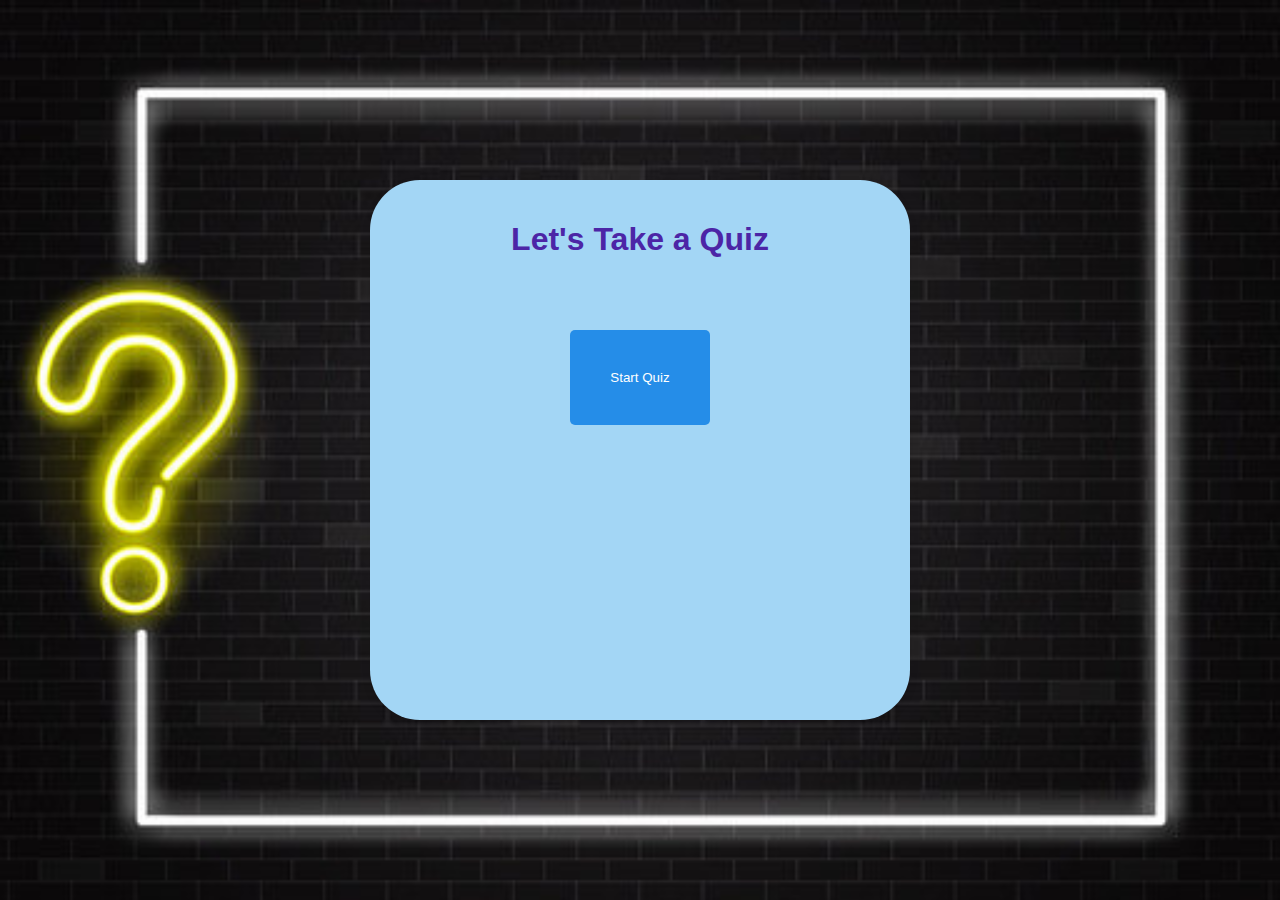
<file: HTML-CSS-WEBSITE/quiz.html>
<!DOCTYPE html>
<html lang="en">
<head>
    <meta charset="UTF-8">
    <meta name="viewport" content="width=device-width, initial-scale=1.0">
    <title>Renewable Energy Quiz</title>
    <link rel="stylesheet" href="quiz.css">
</head>
<body>
<div class="home">
    <h1>Let's Take a Quiz</h1>
    <button id="startBtn">Start Quiz</button>
    


    <div id="questionContainer">
        <h2 id="questionText"></h2>
        <div id="options">
            <button class="optionBtn" id="option1"></button>
            <button class="optionBtn" id="option2"></button>
            <button class="optionBtn" id="option3"></button>
            <button class="optionBtn" id="option4"></button>
        </div>
        <p id="feedback"></p>
        <p id="timer">Time Left: 20 seconds</p>
    </div>
</div>

    <script src="quiz.js"></script>
</body>
</html>
</file>
<file: HTML-CSS-WEBSITE/design.css>
*{
    box-sizing: border-box;
    margin: 0;
    padding: 0;
    font-family: 'Lucida Sans', 'Lucida Sans Regular', 'Lucida Grande', 'Lucida Sans Unicode', Geneva, Verdana, sans-serif;
}
.navbar__container{
    height: 600px;
    width: 100%;
    padding-left: 0px;
    padding-top: 0px;
    display: flex;
}
#logo_name{
    font-family: 'Times New Roman', Times, serif;
    font-size: 56px;
    color: white;
    letter-spacing: 3;
    padding-left: 10px;
    padding-top: 20px;
}
#menu_list{
    text-align: right;
    display: flex;
    align-items: right;
    margin-right: 0px;
    margin-left: 25%;
}
.menu_option{
    padding-right: 50px;
    text-decoration: none;
    color: white;
    font-weight: 200;
}
#bgimg{
    position: absolute;
    top: -334;
    z-index: -3;
    height: 600px;
    width: 100%;
}
.black{
    position: absolute; /* Sit on top of the page content */
    width: 100%; /* Full width (cover the whole page) */
    height: 600px; /* Full height (cover the whole page) */
    top: 0;
    left: 0;
    right: 0;
    bottom: 0;
    background-color: rgba(0,0,0,0.25); /* Black background with opacity */
    z-index: -1; /* Specify a stack order in case you're using a different order for other elements */
    cursor: pointer; /* Add a pointer on hover */
}
a{
    color: white;
    text-decoration: none;
}
#logo_image{
    padding-left: 30px;
    padding-top: 20px;
    height: 90px;
    width: 120px;
}
.template-box{
    width: 500px;
    height: 350px;
    background-color: rgba(0,0,0,0.50);
    background: linear-gradient(to right,rgba(0, 0, 0, 0.50),rgba(0,0,0,0.1) );
    padding: 30px;
    position: absolute;
    top: 150px;
    left: 200px;
    opacity: 0; /* Start invisible */
    animation: moveUp 1s forwards; /* Trigger the animation */
    animation-delay: 1s;
}
hr{
    width: 100px;
    color: white;
}
.subheader{
    color: white;
    font-weight: 50;
}
.heading{
    color: white;
    font-weight: 300;
    font-size: 32px;
}
.square{
    background-color: rgb(234, 180, 33);
    color: white;
    padding: 20px;
    border: none;
    border-radius: 15px;
    cursor: pointer;
    transition: all 0.3s ease;
}
.square:hover{
    background-color: #F4F1BB;
    color: black;
    transform: scale(1.1);
    box-shadow: 0 4px 10px rgba(0, 0, 0, 0.2);
}
.subheading-flex{
    display: flex;
}
@keyframes moveUp {
    from {
        transform: translateY(100%); /* Start from below the viewport */
        opacity: 0; /* Start invisible */
    }
    to {
        transform: translateY(0); /* Move to original position */
        opacity: 1; /* Fade in */
    }
}
#logo{
    opacity: 0; /* Start invisible */
    animation: moveUp 1s forwards; /* Trigger the animation */
    display: flex;
}
.template-box-one{
    width: 500px;
    height: 350px;
    background-color: rgba(0,0,0,0.50);
    background: linear-gradient(to right,rgba(0, 0, 0, 0.50),rgba(0,0,0,0.1) );
    padding: 30px;
    position: absolute;
    top: 150px;
    left: 800px;
    opacity: 0; /* Start invisible */
    animation: moveUp 1s forwards; /* Trigger the animation */
    animation-delay: 1s;
}
.sections{
    display: flex;
}
.heading-content{
    color: rgb(20, 8, 64);
    font-weight: 300;
    font-size: 44px;
}
.subheader-content{
    color: rgb(20, 8, 64);
    font-weight: 40;
}
.img-section{
    height: 450px;
    width: 625px;
    padding-left: 200px;
}
.sections{
    height: 500px;
    width: 1200px;
    align-self: center;
    margin-top: 100px;
    opacity: 0; /* Start invisible */
    transform: translateY(50px); /* Start slightly down */
    transition: opacity 0.5s ease, transform 0.5s ease; /* Animation transition */
}
.sections.visible{
    opacity: 1; /* Fully visible */
    transform: translateY(0); /* Move to original position */
}
.section-text{
    margin-left: 150px;
    align-items: left;
    font-size: 30px;
    font-weight: 40;
    color: rgb(20, 8, 64);
}
.container{
    padding-top: 100px;
    align-content: center;
    align-self: center;
}
.subtext{
    font-weight: 40;
}
#section-button{
    border-radius: 50px;
    padding-top: 15px;
    padding-bottom: 15px;
    padding-left: 25px;
    padding-right: 25px;
}
.dropdown {
    display: none; /* Hide dropdown by default */
    position: absolute; /* Position it below the parent */
    left: 820px;
    background-color: rgba(0, 0, 0, 0.024);
    min-width: 160px; /* Set a minimum width */
    z-index: 4; /* Ensure it appears above other elements */
    color: black;
    align-items: center;
    align-content: center;
    padding-left: 10px;
    padding-right: 30px;
    text-align: left;
    transition: opacity 0.3s ease, transform 0.3s ease;
    transform: translateY(-10px);
}
.dropdown li {
    width: 100%; /* Make dropdown items full width */
}
.menu_option:hover .dropdown {
    display: block; /* Show dropdown on hover */
    background-color: rgba(180, 178, 178, 0.218);
    border-radius: 15px;
    color: black;
    transition: all 1s ease;
    position: absolute;
    align-content: center;
    transform: translateY(0);
    text-align: left;
    opacity: 1;
}
#bgimg2{
    width: 100%;
    height: 600px;
    z-index: -2;
}
.black2{
    width: 100%;
    height: 600px;
    z-index: 0;
    position: absolute;
    background-color: rgba(0, 0, 0, 0.553);
    top: 3200px;
}
#subheading-text{
    position: absolute;
    top: 3200px;
    z-index: 3;
    text-align: center;
    margin-left: 300px;
}
.grid-container{
    display: grid; /* Enables grid layout */
    grid-template-columns: repeat(3, 1fr); /* Creates 3 equal columns */
    gap: 10px; /* Space between grid items */
    padding: 20px;
    margin-inline: 100px;
}
.grid-item {
    background-color: #00d307; /* Background color for items */
    color: white; /* Text color */
    text-align: center; /* Center the text */
    padding: 20px; /* Inner spacing */
    border-radius: 10px; /* Rounded corners */
    position: relative;
    top: -300px;
    text-align: center;
    font-weight: 40;
    letter-spacing: 2;
    height: 200px;
}
.ellipse-mask {
    width: 100px; /* Set desired width */
    height: 100px; /* Set desired height */
    overflow: hidden; /* Hide overflow */
    border-radius: 100%; /* Create a circular mask */
    position: relative; /* Position relative for absolute child */
    top: -80px;
    left: 130px;
    margin-bottom: 0;
}

.ellipse-mask img {
    position: absolute; /* Position the image absolutely */
    top: 50%; /* Center vertically */
    left: 50%; /* Center horizontally */
    width: 100%; /* Fill the mask */
    height: 100%; /* Maintain aspect ratio */
    transform: translate(-50%, -50%); /* Center the image */
    clip-path: circle(50% at 50% 50%);
}
.review-text{
    position: absolute;
    top: 75px;
    left: 10px;
    margin-bottom: 40px;
}
.mask{
    background-color: rgba(0, 0, 0, 0.277);
    position: absolute;
    top: -80px;
    left: 130px;
}
.get-started{
    width: 1200px;
    height: 400px;
    background: linear-gradient(309deg , rgb(9, 70, 214),rgb(97, 202, 226));
    border-radius: 25px;
    align-self: center;
    margin-left: 120px;
    margin-top: 10px;
    text-align: center;
    color: white;
    font-weight: 30;
    letter-spacing: 2;
    padding-top: 50px;
    padding-inline: 350px;
}
.container-new{
    margin-top: 0px;
}
#final{
    background-color: rgb(16, 20, 133);
    color: white;
    font-weight: 30;
    letter-spacing: 2px;
    border-radius: 25px;
    padding: 20px;
    border: none;
    cursor: pointer;
    transition: all 0.3s ease;
}
#final:hover{
    background-color: rgb(7, 219, 219);
    color: black;
    transform: scale(1.1);
    box-shadow: 0 4px 10px rgba(0, 0, 0, 0.2);
}

.footer-image{
    width: 100%;
    height: 600px;
    z-index: -3;
}
.black3{
    position: absolute;
    z-index: 0;
    background-color: rgba(0, 0, 0, 0.661);
    width: 100%;
    height: 600px;
    top: 4560px;
    display: flex;
    padding: 150px;
}
.grid{
    display: grid; /* Enables grid layout */
    grid-template-columns: repeat(3, 1fr); /* Creates 3 equal columns */
    gap: 10px; /* Space between grid items */
    padding: 20px;
    margin-inline: 30px;
}
.col{
    background-color: rgb(0, 0, 0); /* Background color for items */
    box-shadow: 0 4px 20px rgba(114, 114, 114, 0.88);
    color: white; /* Text color */
    text-align: center; /* Center the text */
    padding: 40px; /* Inner spacing */
    border-radius: 15px; /* Rounded corners */
    position: relative;
    text-align: center;
    font-weight: 40;
    letter-spacing: 2;
    height: 200px;
    top: 50px;
}
.socials{
    display: flex;

}
.logos{
    height: 50px;
    width: 50px;
    margin-right: 20px;
}
/* Responsive Styles */
@media only screen and (max-width: 1200px) {
    .container {
        width: 95%;
    }

    #schemes-container {
        grid-template-columns: repeat(auto-fit, minmax(220px, 1fr));
    }
}

@media only screen and (max-width: 768px) {
    .container {
        padding: 20px;
    }

    .filter-section label {
        font-size: 1.1em;
    }

    .filter-section select {
        font-size: 0.9em;
        padding: 8px;
    }

    #schemes-container {
        grid-template-columns: repeat(auto-fit, minmax(200px, 1fr));
    }
}

@media only screen and (max-width: 480px) {
    h1 {
        font-size: 1.5em;
    }

    .filter-section label {
        font-size: 1em;
    }

    .filter-section select {
        font-size: 0.85em;
        padding: 7px;
    }

    #schemes-container {
        grid-template-columns: 1fr;
    }

    .scheme-card {
        padding: 15px;
    }
}
</file>
<file: HTML-CSS-WEBSITE/findoutmore.css>
/* General styles */
body {
    font-family: Arial, sans-serif;
    margin: 0;
    padding: 0;
    background-color: #d8d3c7;
    color: #333;
}

header {
    background-color: #207690;
    color: white;
    padding-top: 200px;
    padding-bottom: 50px;
    text-align: center;
    border-bottom: 5px solid #112838;
    height: 300px;
    background-image: url('bgimage.png'); 
    background: linear-gradient(rgba(0, 0, 0, 0.5), rgba(0, 0, 0, 0.5)), url('bgimage.png');
    background-repeat: no-repeat;
    background-size: cover;
    background-position: center;
}

header h1 {
    
    margin: 0;
    font-size: 2.5em;
}

/* Intro section */
#intro {
    max-width: 1200px;
    margin: 20px auto;
    padding: 20px;
    background-color: white;
    box-shadow: 0 4px 8px rgba(0, 0, 0, 0.1);
    border-radius: 8px;
    text-align: center;
}

#intro img {
    width: 80%;
    height: 300px;
    border-radius: 8px;
    margin-bottom: 20px;
}

#intro p {
    font-size: 1.2em;
    line-height: 1.6;
    color: #555;
}

/* Benefits section */
#benefits {
    max-width: 1200px;
    margin: 40px auto;
    padding: 20px;
    background-color: white;
    box-shadow: 0 4px 8px rgba(0, 0, 0, 0.1);
    border-radius: 8px;
}

#benefits h2 {
    text-align: center;
    margin-bottom: 30px;
    color: #1b3e57;
}

.sections {
    display: flex;
    align-items: center;
    margin-bottom: 20px;
    opacity: 0; /* Start invisible */
    transform: translateY(50px); /* Start slightly down */
    transition: opacity 0.5s ease, transform 0.5s ease; /* Animation transition */
}
.sections.visible{
    opacity: 1; /* Fully visible */
    transform: translateY(0); /* Move to original position */
}
.sections img {
    width: 300px;
    height: auto;
    margin-right: 20px;
    border-radius: 8px;
}

.sections p {
    font-size: 1.1em;
    color: #555;
}

.sections p strong {
    color: #1b3e57;
}

/* Explore section */
#explore {
    max-width: 1200px;
    margin: 40px auto;
    padding: 20px;
    background-color:white;
    box-shadow: 0 4px 8px rgba(0, 0, 0, 0.1);
    border-radius: 8px;
    text-align: center;
}

#explore h2 {
    margin-bottom: 20px;
    color: #1b3e57;
}

#explore img {
    width: 100%;
    height: auto;
    border-radius: 8px;
    margin-top: 20px;
}

#explore p {
    font-size: 1.2em;
    line-height: 1.6;
    color: #555;
}

/* Footer styles */
footer {
    background-color: #333;
    color: white;
    text-align: center;
    padding: 10px 0;
    margin-top: 40px;
}

footer p {
    margin: 0;
    font-size: 0.9em;
}


 /* Back to Main Website Button */

.back-button-container {
    text-align: center;
    margin: 40px 0;
}

.back-button {
    background-color: #121053;
    color: white;
    padding: 15px 30px;
    text-decoration: none;
    font-size: 1.2em;
    border-radius: 5px;
    transition: transform 0.2s ease, background-color 0.3s ease;
    display: inline-block;
    cursor: pointer;
}

.back-button:hover {
    background-color: #413e98;
    transform: scale(1.1);
}

/* This triggers when the button is clicked */
.back-button:active {
    transform: scale(1.3); /* Zoom effect */
}
</file>
<file: HTML-CSS-WEBSITE/contactus.css>
/* General styling */
body, html {
    margin: 0;
    padding: 0;
    height: 100%;
    font-family: Arial, sans-serif;
    background: url(contacts.jpg) no-repeat center center fixed;
    background-size: cover;
    display: flex;
    align-items: center;
    justify-content: center;
}
header {
    background-color: #4CAF50;
    color: white;
    padding: 200px;
    text-align: center;
    background-image: url(contacts.jpg);
    background-repeat: no-repeat;
    background-size: cover;
}
.contact-container {
    background-color: rgba(255, 255, 255, 0.9);
    padding: 40px;
    border-radius: 10px;
    box-shadow: 0 0 20px rgba(0, 0, 0, 0.2);
    width: 90%;
    max-width: 600px;
    animation: fadeIn 1s ease-in-out;
    align-items: center;
}

@keyframes fadeIn {
    from {
        opacity: 0;
        transform: scale(0.8);
    }
    to {
        opacity: 1;
        transform: scale(1);
    }
}

.form-container h1 {
    text-align: center;
    color: #333;
    margin-bottom: 10px;
}

.form-container p {
    text-align: center;
    color: #555;
    margin-bottom: 20px;
}
#contactForm {
    margin-bottom: 15px;
}

#contactForm label {
    display: block;
    font-weight: bold;
    margin-bottom: 5px;
}

#contactForm input, #contactForm textarea {
    width: 100%;
    padding: 10px;
    border: 1px solid #ccc;
    border-radius: 5px;
    font-size: 1em;
}

#contactForm input:focus, #contactForm textarea:focus {
    border-color: #4CAF50;
    outline: none;
}

button {
    width: 100%;
    padding: 10px;
    background-color: rgb(234, 180, 33);
    color: white;
    border: none;
    border-radius: 5px;
    font-size: 1.1em;
    cursor: pointer;
    transition: all 0.3s ease;
}

button:hover {
    background-color: #F4F1BB;
    color: black;
    transform: scale(1.1);
    box-shadow: 0 4px 10px rgba(0, 0, 0, 0.2);
}
</file>
<file: HTML-CSS-WEBSITE/exstyle.css>
*{
    box-sizing: border-box;
    margin: 0;
    padding: 0;
    font-family: 'Lucida Sans', 'Lucida Sans Regular', 'Lucida Grande', 'Lucida Sans Unicode', Geneva, Verdana, sans-serif;
}
.container_{
    width: 100%;
    height: 600px;
    background-image: url(explore.png);
    background-size: cover;
    background-repeat: no-repeat;
    background-position: center;
}
.black{
    background-color: rgba(0, 0, 0, 0.392);
    position: absolute;
    height: 600px;
    width: 100%;
    padding-right: 700px;
}
.text{
    text-align: left;
    margin-left: 50px;
    margin-top: 200px;
    color: white;
}
.content{
    margin-left: 50px;
    margin-top: 100px;
}
.content-video{
    display: flex;
    margin-top: 100px;
    gap: 100px;
}
.subtext{
    width: 600px;
}
.container-new{
    display: grid;
    grid-template-columns: repeat(3, 1fr); /* 3 columns */
    grid-template-rows: repeat(2, 400px); /* 2 rows of 100px each */
    gap: 20px; /* Space between grid items */
    margin: 100px;
    row-gap: 20px;
}
.box{
    background-color: rgb(245, 77, 77);
    border-radius: 10px;
    padding: 40px;
    height: auto;
    text-align: left;
    transition: transform 0.3s, background-color 0.3s; 
}
.box:hover{
    transform: scale(1.05); /* Slightly enlarge the box */
    background-color: #c8b6ff;
    box-shadow: 0 10px 20px rgba(0, 0, 0, 0.3);
}
h3{
    font-weight: 50;
}
.menu_list{
    text-align: right;
    display: flex;
    align-items: right;
    margin-right: 0px;
    margin-left: 25%;
}
.navbar{
    display: flex;
    position: fixed;
    background-color: rgba(0, 0, 0, 0.641);
    width: 100%;
}
.menu_option{
    gap: 50px;
    margin-inline: 50px;
    text-decoration: none;
    color: white;
    font-weight: 200;
}
a{
    text-decoration: none;
    color: white;
}
.dropdown {
    display: none; /* Hide dropdown by default */
    position: absolute; /* Position it below the parent */
    left: 820px;
    background-color: rgba(0, 0, 0, 0.024);
    min-width: 160px; /* Set a minimum width */
    z-index: 4; /* Ensure it appears above other elements */
    color: black;
    align-items: center;
    align-content: center;
    padding-left: 10px;
    padding-right: 30px;
    text-align: left;
    transition: opacity 0.3s ease, transform 0.3s ease;
    transform: translateY(-10px);
}
.dropdown li {
    width: 100%; /* Make dropdown items full width */
}
.menu_option:hover .dropdown {
    display: block; /* Show dropdown on hover */
    background-color: rgba(180, 178, 178, 0.218);
    border-radius: 15px;
    color: black;
    transition: all 1s ease;
    position: absolute;
    align-content: center;
    transform: translateY(0);
    text-align: left;
    opacity: 1;
}
.nav-item{
    margin-top: 10px;
}
hr{
    width: 80%;
    align-self: center;
    align-content: center;
}
.container{
    padding-top: 100px;
    align-content: center;
    align-self: center;
}
.footer-image{
    width: 100%;
    height: 600px;
    z-index: -3;
}
.black3{
    position: absolute;
    z-index: 0;
    background-color: rgba(0, 0, 0, 0.661);
    width: 100%;
    height: 600px;
    top: 3200px;
    display: flex;
    padding: 150px;
}
.grid{
    display: grid; /* Enables grid layout */
    grid-template-columns: repeat(3, 1fr); /* Creates 3 equal columns */
    gap: 10px; /* Space between grid items */
    padding: 20px;
    margin-inline: 30px;
}
.col{
    background-color: rgb(0, 0, 0); /* Background color for items */
    box-shadow: 0 4px 20px rgba(114, 114, 114, 0.88);
    color: white; /* Text color */
    text-align: center; /* Center the text */
    padding: 40px; /* Inner spacing */
    border-radius: 15px; /* Rounded corners */
    position: relative;
    text-align: center;
    font-weight: 40;
    letter-spacing: 2;
    height: 200px;
    top: 50px;
}
.socials{
    display: flex;

}
.logos{
    height: 50px;
    width: 50px;
    margin-right: 20px;
}
</file>
<file: HTML-CSS-WEBSITE/facts.css>
/* General styling */
body, html {
    margin: 0;
    padding: 0;
    font-family: Arial, sans-serif;
    background: #e0f7fa;
    display: flex;
    justify-content: center;
    align-items: center;
    min-height: 100vh;
}
header {
    color: rgb(239, 242, 242);
    padding: 300px;
    text-align: centre;
    background-image: url(factss.jpg);
    background-repeat: no-repeat;
    background-size:cover;
    background-position: center;
}


.facts-container {
    text-align: center;
    padding: 20px;
    width: 80%;
    max-width: 1200px;
}

h1 {
    margin-bottom: 20px;
    color: #00695c;
}

.facts-grid {
    display: grid;
    grid-template-columns: repeat(auto-fit, minmax(250px, 1fr));
    gap: 20px;
}

/* Fact Card Styles */
.fact-card {
    background: url('facts.jpg') no-repeat center center/cover;
    padding: 20px;
    height: 250px;
    position: relative;
    overflow: hidden;
    border-radius: 10px;
    box-shadow: 0 5px 15px rgba(0, 0, 0, 0.2);
    transition: transform 0.3s, box-shadow 0.3s;
}

.fact-card:hover {
    transform: translateY(-10px);
    box-shadow: 0 10px 20px rgba(0, 0, 0, 0.3);
}

.fact-content {
    background-color: rgba(255, 255, 255, 0.9);
    padding: 30px;
    position: absolute;
    bottom: 0;
    width: 60%;
    transition: background-color 0.3s;
    border-radius: 0 0 10px 10px;
}

.fact-card:hover .fact-content {
    background-color: rgba(255, 255, 255, 0.8);
}

h2 {
    margin: 0 0 10px 0;
    color: #004d40;
}

p {
    margin: 0;
    color: #333;
}
</file>
<file: HTML-CSS-WEBSITE/faq.css>
/* General styling */
body {
    font-family: Arial, sans-serif;
    background-color: #f4f4f9;
    margin: 0;
    padding: 0;
    color: #333333;
}

header {
    background-image:url("faqss.jpg");
    color: rgb(239, 242, 242);
    padding: 300px;
    text-align: centre;
    background-repeat: no-repeat;
    background-size:cover;
    background-position: center;
}

header h1 {
    margin: 0;
}

header p {
    font-size: 1.2em;
}

main {
    padding: 20px;
    max-width: 900px;
    margin: 0 auto;
}

.faq-container {
    background-color: rgb(255, 255, 255);
    border-radius: 8px;
    box-shadow: 0 0 10px rgba(0, 0, 0, 0.1);
    padding: 20px;
}

h2 {
    color: #4CAF50;
    margin-bottom: 10px;
}

.faq-item {
    border-bottom: 1px solid #ddd;
}

.faq-item:last-child {
    border-bottom: none;
}

.faq-question {
    width: 100%;
    text-align: left;
    background-color: #f4f4f9;
    border: none;
    padding: 15px;
    font-size: 1.1em;
    cursor: pointer;
    transition: background-color 0.3s ease;
    display: flex;
    justify-content: space-between;
    align-items: center;
}

.faq-question:hover {
    background-color: #36baa4;
}

.faq-answer {
    display: none;
    padding: 15px;
    background-color: #fff;
    border-top: 1px solid #ddd;
    color: #555;
}

.arrow {
    font-weight: bold;
    font-size: 1.2em;
}

.faq-question.active .arrow {
    transform: rotate(45deg);
    transition: transform 0.3s;
}

footer {
    background-color: #333;
    color: white;
    text-align: center;
    padding: 10px;
    position: fixed;
    width: 100%;
    bottom: 0;
}
</file>
<file: HTML-CSS-WEBSITE/plans.css>
/* Basic Styles */
body {
    font-family: Arial, sans-serif;
    margin: 0;
    padding: 0;
    background-color: #f0f0f0;
    background-image: url(plans.jpeg);
    background-repeat: no-repeat;
    background-size: cover;
}


.container {
    max-width: 800px;
    max-height: 1000px;
    margin: 50px auto;
    padding: 20px;
    background-color: white;
    box-shadow: 0 4px 8px rgba(0, 0, 0, 0.1);
    text-align: center;
    border-radius: 10px;
}
h1 {
    color: #288fb1;
}


form {
    margin-bottom: 20px;
}


input[type="text"] {
    width: 80%;
    padding: 10px;
    margin: 10px 0;
    border: 1px solid #ccc;
    border-radius: 5px;
}


button {
    background-color: #207159;
    color: white;
    padding: 10px 20px;
    border: none;
    border-radius: 5px;
    cursor: pointer;
    font-size: 1em;
}


button:hover {
    background-color: #1f86a9;
}


/* Error and Result Message */
.hidden {
    display: none;
}


#error {
    color: red;
}


.success {
    color: green;
}


#resultDiv {
    margin-top: 20px;
}


#plansPara {
    font-size: 1.2em;
    color: #333;
}
</file>
<file: HTML-CSS-WEBSITE/quiz.css>
body {
    font-family: Arial, sans-serif;
    background-color: #f0f0f0;
    margin: 0;
    padding: 0;
    display: flex;
    justify-content: center;
    align-items: center;
    height: 100vh;
    background-image: url(quiz2.jpg);
    background-repeat: no-repeat;
    background-size: cover;
    background-position: center;
}

header {
    background-color: #207690;
    color: white;
    padding-top: 50px;
    padding-bottom: 30px;
    text-align: center;
    border-bottom: 5px solid #112838;
    background-image: url(quiz.jpg);
}

.container{
    height: 100px;
    width: 100px

}
.home {
    
    background-color: rgb(163, 214, 245);
    padding: 20px;
    border-radius: 50px;
    box-shadow: 0px 4px 8px rgba(0, 0, 0, 0.1);
    height: 500px;
    width: 500px;
    text-align: center;
}

h1 {
    color: #4c25a6;
}

#questionText {
    font-size: 1.5em;
    margin-bottom: 20px;
}

.optionBtn {
    background-color: #258de8;
    color: white;
    padding: 10px 20px;
    margin: 10px 0;
    border: none;
    border-radius: 5px;
    cursor: pointer;
    width: 100%;
    transition: background-color 0.3s ease;
}

.optionBtn:hover {
    background-color: #1b385c;
}

#feedback {
    font-size: 1.2em;
    margin: 15px 0;
}

#timer {
    font-size: 1.2em;
    color: red;
}

#startBtn {
    background-color: #258de8;
    color: white;
    padding: 40px 40px;
    margin-top: 50px;
    border: none;
    border-radius: 5px;
    cursor: pointer;
}

#startBtn:hover {
    background-color: #1b385c;
}

.hidden {
    display: none;
}
</file>
